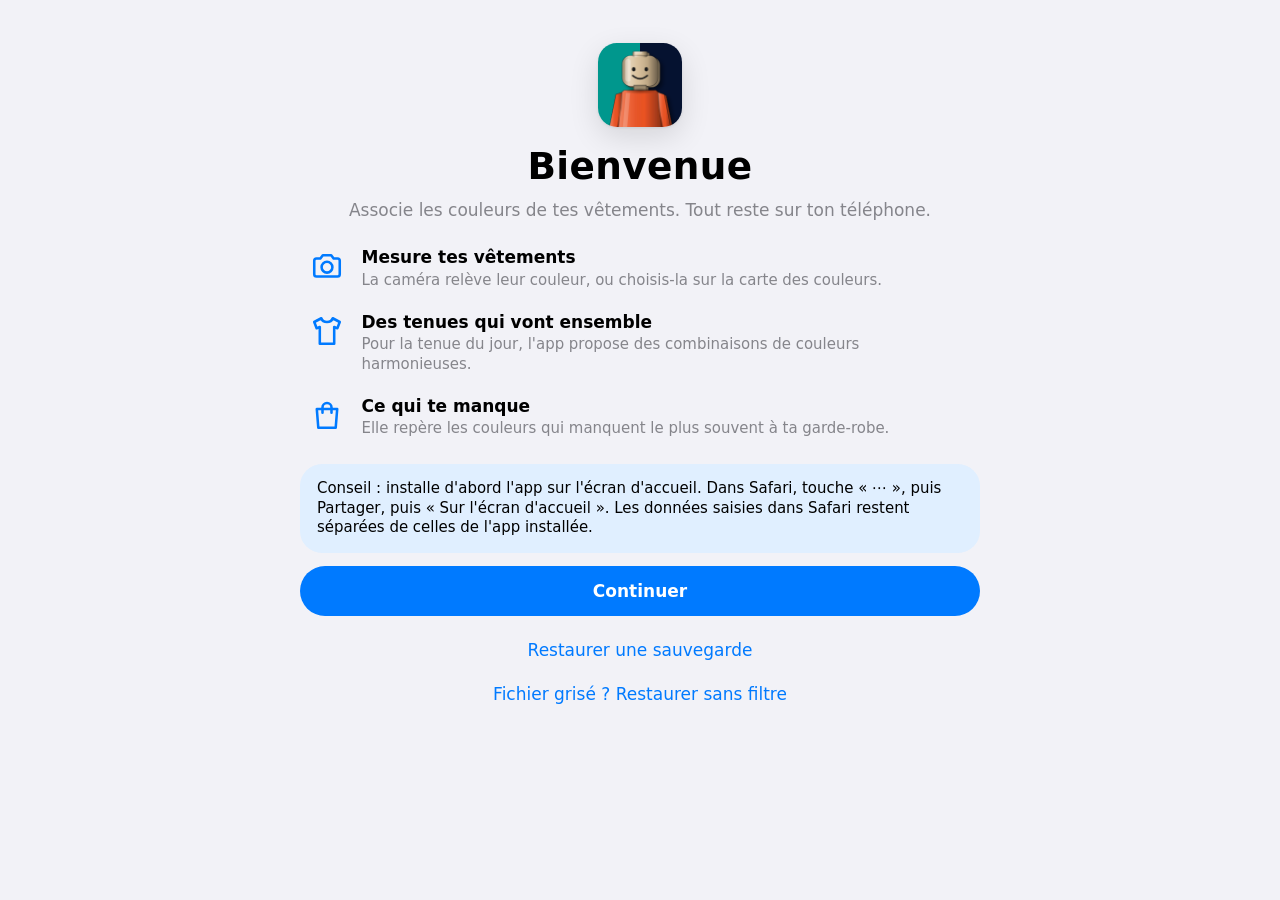
<file: index.html>
<!doctype html>
<html lang="fr">
<head>
<meta charset="utf-8">
<meta name="viewport" content="width=device-width, initial-scale=1, viewport-fit=cover">
<meta name="theme-color" media="(prefers-color-scheme: light)" content="#f2f2f7">
<meta name="theme-color" media="(prefers-color-scheme: dark)" content="#000000">
<meta name="color-scheme" content="light dark">
<meta name="apple-mobile-web-app-capable" content="yes">
<meta name="apple-mobile-web-app-status-bar-style" content="default">
<meta name="apple-mobile-web-app-title" content="Garde-robe">
<title>Garde-robe chromatique</title>
<link rel="manifest" href="manifest.webmanifest">
<link rel="apple-touch-icon" href="icones/icone-180.png">
<link rel="icon" type="image/png" href="icones/icone-192.png">
<link rel="stylesheet" href="css/app.css">
<script type="module" src="js/app.js"></script>
</head>
<body data-etat="chargement">
<div id="annonces" class="annonces" aria-live="polite" popover="manual"></div>
<p id="bandeau" class="bandeau" role="alert" hidden>Stockage local inaccessible (données de site bloquées dans les réglages du navigateur) : rien de ce que tu saisis ne sera enregistré.</p>
<main id="contenu" class="contenu">
  <p class="discret">Chargement…</p>
</main>
<div id="nouvelle-version" class="nouvelle-version" role="status" hidden>
  <span>Nouvelle version disponible.</span>
  <button type="button" class="bouton petit principal" id="recharger-version">Recharger</button>
</div>
<nav id="onglets" class="onglets" aria-label="Écrans" hidden>
  <button type="button" data-ecran="garde-robe"><span class="libelle-onglet">Garde-robe</span></button>
  <button type="button" data-ecran="tenue"><span class="libelle-onglet">Tenue</span></button>
  <button type="button" data-ecran="mes-tenues"><span class="libelle-onglet">Mes tenues</span></button>
  <button type="button" data-ecran="reglages"><span class="libelle-onglet">Réglages</span></button>
</nav>
<noscript><p class="vide">Cette app a besoin de JavaScript.</p></noscript>
</body>
</html>
</file>
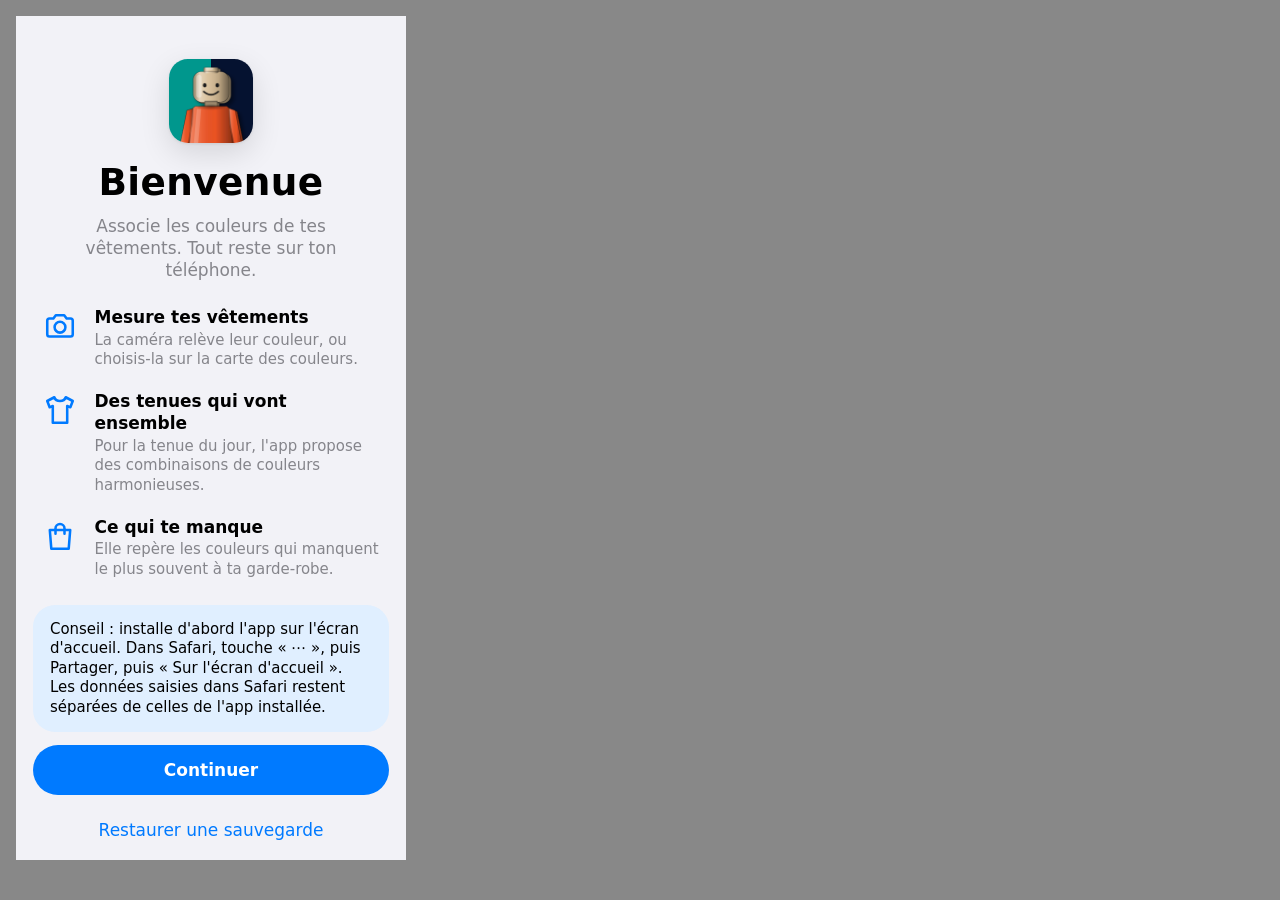
<file: outils/apercu-iphone.html>
<!doctype html>
<html lang="fr">
<head>
<meta charset="utf-8">
<title>Aperçu au format iPhone</title>
<style>
  body { margin: 0; padding: 1rem; background: #888888; }
  iframe { border: 0; width: 390px; height: 844px; display: block; background: #ffffff; }
</style>
</head>
<body>
<!-- Affiche une page dans un cadre de 390 × 844 px (iPhone 13 Pro, en points CSS).
     Usage : outils/apercu-iphone.html  (l'app)  ou  outils/apercu-iphone.html?src=demo.html%3Fauto  (la démo) -->
<iframe id="cadre" title="Aperçu"></iframe>
<script>
  document.getElementById('cadre').src = new URLSearchParams(location.search).get('src') || '../index.html';
</script>
</body>
</html>
</file>
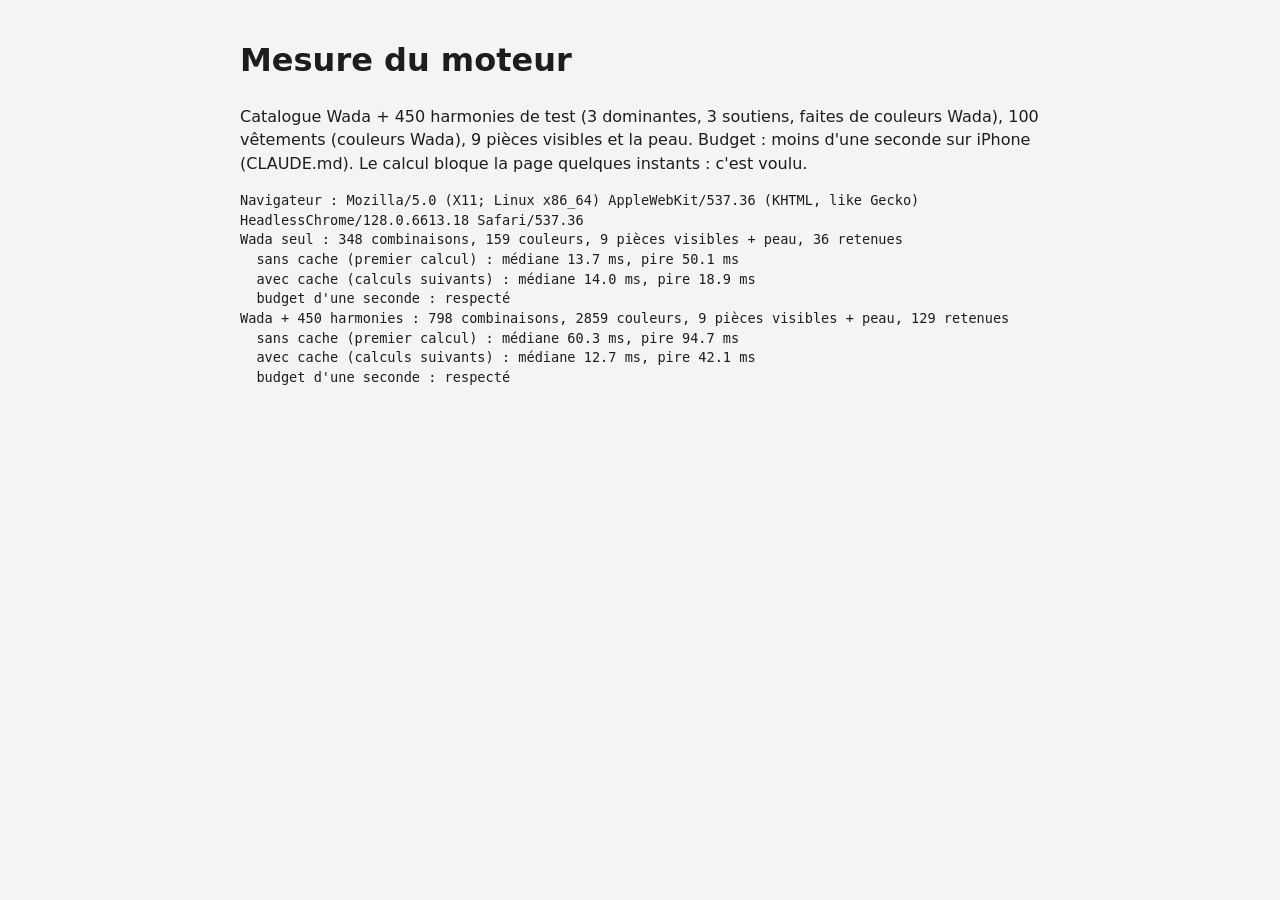
<file: outils/bench.html>
<!doctype html>
<html lang="fr">
<head>
<meta charset="utf-8">
<meta name="viewport" content="width=device-width, initial-scale=1">
<title>Mesure du moteur</title>
<style>
  /* Couleurs d'interface : choix graphiques. */
  :root { --fond: #f4f4f2; --texte: #1d1d1b; --ok: #2b6a30; --ko: #a4161a; }
  body { margin: 0; padding: 1rem; font: 16px/1.45 system-ui, -apple-system, "Segoe UI", sans-serif; background: var(--fond); color: var(--texte); }
  main { max-width: 50rem; margin: 0 auto; }
  pre { white-space: pre-wrap; font-size: .85rem; }
</style>
</head>
<body>
<main>
  <h1>Mesure du moteur</h1>
  <p>Catalogue Wada + 450 harmonies de test (3 dominantes, 3 soutiens, faites de couleurs Wada), 100 vêtements
    (couleurs Wada), 9 pièces visibles et la peau. Budget : moins d'une seconde sur iPhone (CLAUDE.md).
    Le calcul bloque la page quelques instants : c'est voulu.</p>
  <pre id="resultat">EN COURS</pre>
</main>
<script type="module">
  // Entièrement synchrone (lecture des données par XHR synchrone) : le résultat est dans la page
  // avant l'événement load, ce qui permet une mesure réelle dans Edge sans fenêtre.
  import { construireWada, fusionnerCatalogues } from '../js/catalogue.js';
  import { convertirPapierTigre } from '../js/papier-tigre.js';
  import { hexVersRgb } from '../js/couleur.js';
  import { TYPES } from '../js/constantes.js';
  import { proposer } from '../js/moteur.js';

  function lireJson(url) {
    const requete = new XMLHttpRequest();
    requete.open('GET', url, false);
    requete.send();
    if (requete.status !== 200) throw new Error(`${url} : HTTP ${requete.status}`);
    return JSON.parse(requete.responseText);
  }

  const lignes = [`Navigateur : ${navigator.userAgent}`];
  try {
    const wada = construireWada(lireJson('../data/wada.json'));
    const harmonies = [];
    for (let h = 0; h < 450; h++) {
      const rvb = (k) => hexVersRgb(wada.couleurs[(h * 6 + k) % wada.couleurs.length].hex);
      harmonies.push({
        volume: 1 + (h % 3), page: 1 + Math.floor(h / 3), nom: `Test ${h + 1}`,
        dominantes: [rvb(0), rvb(1), rvb(2)], soutiens: [rvb(3), rvb(4), rvb(5)],
      });
    }
    const complet = fusionnerCatalogues(wada, convertirPapierTigre({ format: 'papier-tigre', version: 1, harmonies }));
    const seulWada = fusionnerCatalogues(wada);
    const typesGarde = TYPES.filter((t) => t !== 'short');
    const vetements = Array.from({ length: 100 }, (_, i) => ({
      id: `b${i}`, type: typesGarde[i % typesGarde.length], hex: wada.couleurs[(i * 7) % wada.couleurs.length].hex,
      origine: 'manuel', dateAjout: new Date(Date.UTC(2026, 0, 1) + i * 1000).toISOString(),
    }));
    const tenue = ['chaussures', 'pantalon', 'ceinture', 't-shirt', 'pull', 'chemise', 'veste', 'manteau', 'chapeau', 'bijoux'];
    const reglages = { mst: 5, teintActif: true, tolerance: 10, favoris: [] };

    const mediane = (xs) => [...xs].sort((a, b) => a - b)[Math.floor(xs.length / 2)];
    const ms = (x) => `${x.toFixed(1)} ms`;
    for (const [nom, catalogue] of [['Wada seul', seulWada], ['Wada + 450 harmonies', complet]]) {
      const froid = [];
      const chaud = [];
      let resultat;
      for (let r = 0; r < 7; r++) {
        let t0 = performance.now();
        resultat = proposer({ types: tenue, vetements, catalogue, reglages });
        froid.push(performance.now() - t0);
        t0 = performance.now();
        proposer({ types: tenue, vetements, catalogue, reglages, cache: resultat.cache });
        chaud.push(performance.now() - t0);
      }
      const pire = Math.max(...froid);
      lignes.push(`${nom} : ${catalogue.combinaisons.length} combinaisons, ${catalogue.couleurs.length} couleurs, `
        + `${resultat.visibles.length} pièces visibles + peau, ${resultat.retenues.length} retenues`);
      lignes.push(`  sans cache (premier calcul) : médiane ${ms(mediane(froid))}, pire ${ms(pire)}`);
      lignes.push(`  avec cache (calculs suivants) : médiane ${ms(mediane(chaud))}, pire ${ms(Math.max(...chaud))}`);
      lignes.push(`  budget d'une seconde : ${pire < 1000 ? 'respecté' : 'DÉPASSÉ'}`);
    }
  } catch (erreur) {
    lignes.push(`ERREUR : ${erreur.message}`);
  }
  document.getElementById('resultat').textContent = lignes.join('\n');
  document.body.dataset.etat = 'fini';
</script>
</body>
</html>
</file>
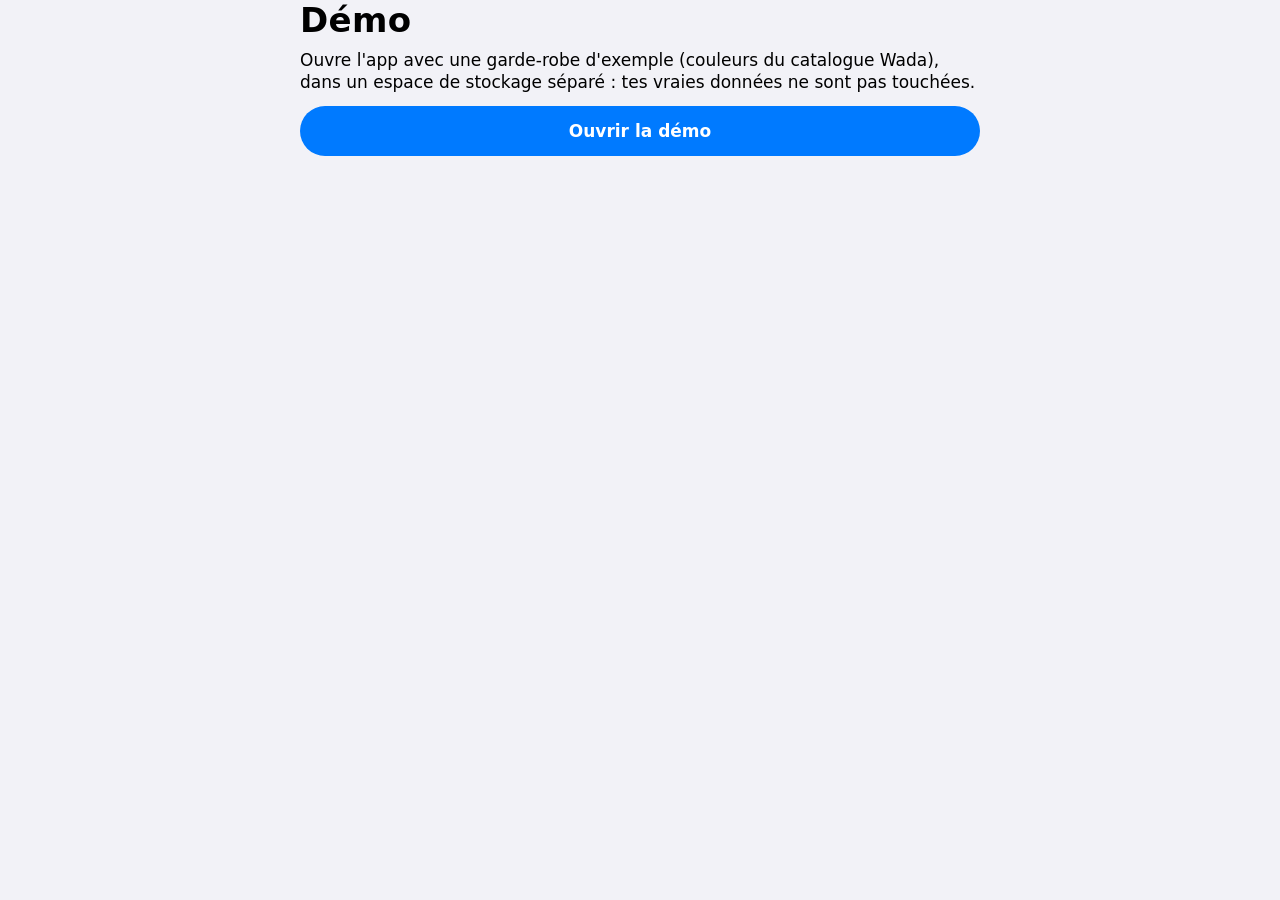
<file: outils/demo.html>
<!doctype html>
<html lang="fr">
<head>
<meta charset="utf-8">
<meta name="viewport" content="width=device-width, initial-scale=1">
<title>Démo de la garde-robe</title>
<link rel="stylesheet" href="../css/app.css">
</head>
<body>
<main class="contenu">
  <h1>Démo</h1>
  <p>Ouvre l'app avec une garde-robe d'exemple (couleurs du catalogue Wada), dans un espace de stockage séparé :
    tes vraies données ne sont pas touchées.</p>
  <button type="button" class="bouton principal large" id="ouvrir">Ouvrir la démo</button>
  <p class="discret" id="etat"></p>
</main>
<script type="module">
  import { construireWada, fusionnerCatalogues, plusProches } from '../js/catalogue.js';
  import {
    etatInitial, modifierReglages, ajouterVetement, basculerFavori, enregistrerTenueType, exporterEtat, garderTenue, renommerTenueGardee,
  } from '../js/donnees.js';
  import { labDepuisHex } from '../js/couleur.js';
  import { proposer } from '../js/moteur.js';
  import { instantaneTenue, signatureTenue } from '../js/tenues.js';

  const parametres = new URLSearchParams(location.search);
  const wada = fusionnerCatalogues(construireWada(await (await fetch('../data/wada.json')).json()));
  const parNom = (nom) => wada.couleurs.find((c) => c.nom === nom);
  const plusProche = (hex) => plusProches(labDepuisHex(hex), wada, 1)[0].couleur;

  function etatDemo() {
    const pieces = [
      ['chaussures', plusProche('#000000')], ['chaussures', plusProche('#ffffff')],
      ['pantalon', parNom('Dull Violet Black')], ['pantalon', parNom('Peacock Blue')],
      ['ceinture', plusProche('#000000')],
      ['t-shirt', plusProche('#ffffff')], ['t-shirt', parNom('Apricot Yellow')],
      ['pull', parNom('Burnt Sienna')], ['pull', parNom('Dusky Green')],
      ['chemise', parNom('Hermosa Pink')], ['veste', parNom('Benzol Green')], ['manteau', parNom('Citrine')],
    ].filter(([, couleur]) => couleur);
    let etat = modifierReglages(etatInitial(), { mst: 5, teintActif: true });
    pieces.forEach(([type, couleur], i) => {
      etat = ajouterVetement(etat, { type, hex: couleur.hex, origine: 'manuel', idCouleurCatalogue: couleur.id },
        { id: `demo-${i + 1}`, date: new Date(Date.UTC(2026, 0, 1 + i)) });
    });
    // Un t-shirt rayé (vêtement multicolore) : blanc, rayures Peacock Blue.
    const [blanc, rayure] = [plusProche('#ffffff'), parNom('Peacock Blue')];
    if (rayure) {
      etat = ajouterVetement(etat, {
        type: 't-shirt', hex: blanc.hex, origine: 'manuel', idCouleurCatalogue: blanc.id,
        couleursSecondaires: [{ hex: rayure.hex, idCouleurCatalogue: rayure.id }],
      }, { id: 'demo-raye', date: new Date(Date.UTC(2026, 0, 20)) });
    }
    for (const nom of ['Burnt Sienna', 'Peacock Blue']) {
      const couleur = parNom(nom);
      if (couleur) etat = basculerFavori(etat, couleur.id);
    }
    for (const tenue of [['chaussures', 'short', 't-shirt'], ['chaussures', 'pantalon', 'ceinture', 'pull', 'manteau']]) {
      etat = enregistrerTenueType(etat, tenue);
    }
    // Trois tenues gardées (Mes tenues), dont une nommée.
    for (const [n, types] of [['1', ['chaussures', 'pantalon', 't-shirt', 'veste']], ['2', ['chaussures', 'pantalon', 'pull']], ['3', ['chaussures', 'short', 't-shirt']]]) {
      const [proposition] = proposer({ types, vetements: etat.vetements, catalogue: wada, reglages: etat.reglages }).retenues;
      if (proposition) etat = garderTenue(etat, instantaneTenue(proposition, wada, types), { id: `demo-tenue-${n}`, date: new Date(Date.UTC(2026, 8, 19 + Number(n))) }, signatureTenue);
    }
    if (etat.tenuesGardees.some((t) => t.id === 'demo-tenue-2')) etat = renommerTenueGardee(etat, 'demo-tenue-2', 'Réunion de lundi');
    return enregistrerTenueType(etat, ['chaussures', 'pantalon', 't-shirt', 'veste']); // la dernière préremplit l'écran Tenue
  }

  function ouvrir() {
    localStorage.setItem('garde-robe-demo:etat', exporterEtat(etatDemo()));
    const ecran = parametres.get('ecran');
    location.replace(`../index.html?espace=demo${ecran ? `&ecran=${encodeURIComponent(ecran)}` : ''}`);
  }

  document.getElementById('ouvrir').addEventListener('click', ouvrir);
  if (parametres.has('auto')) ouvrir();
</script>
</body>
</html>
</file>
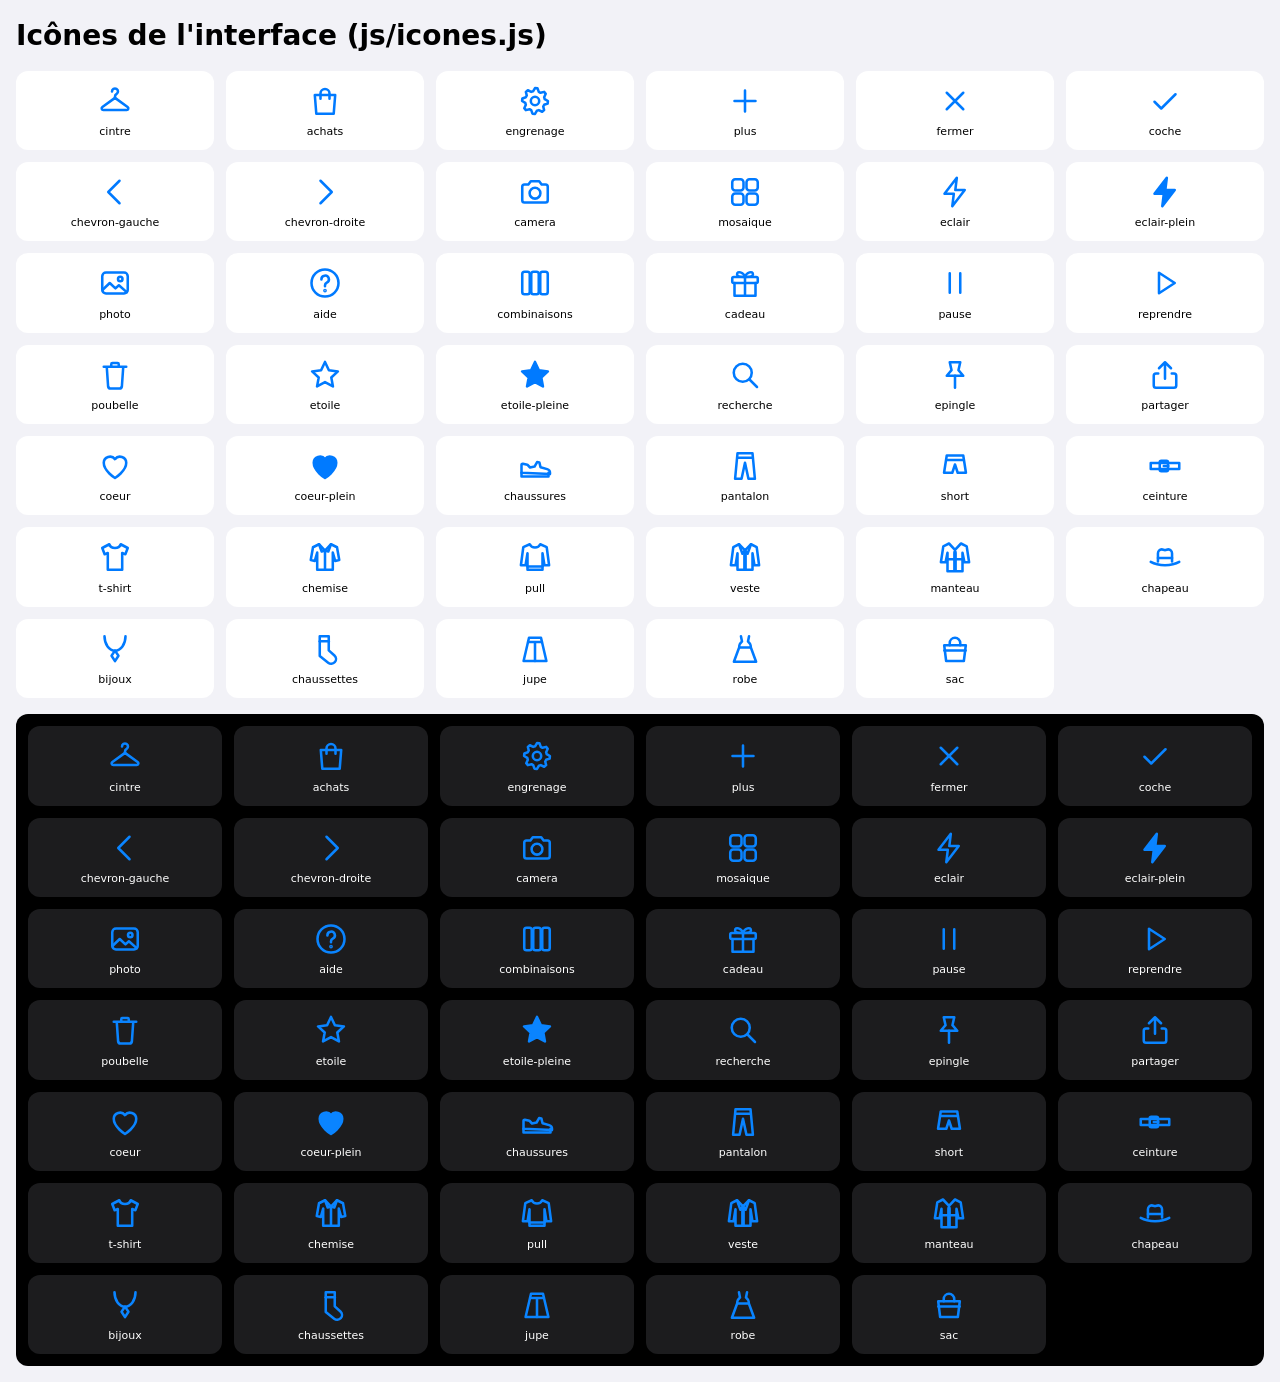
<file: outils/planche-icones.html>
<!doctype html>
<html lang="fr">
<head>
<meta charset="utf-8">
<meta name="viewport" content="width=device-width, initial-scale=1">
<title>Planche des icônes</title>
<style>
  body { font: 14px system-ui, sans-serif; margin: 1rem; background: #f2f2f7; color: #000000; }
  .grille { display: grid; grid-template-columns: repeat(6, 1fr); gap: 0.75rem; }
  figure { margin: 0; background: #ffffff; border-radius: 12px; padding: 0.75rem 0.25rem; text-align: center; font-size: 11px; }
  figure svg { display: block; margin: 0 auto 0.4rem; color: #007aff; }
  .sombre { background: #000000; padding: 0.75rem; border-radius: 12px; margin-top: 1rem; }
  .sombre figure { background: #1c1c1e; color: #ffffff; }
  .sombre figure svg { color: #0a84ff; }
</style>
</head>
<body>
<h1>Icônes de l'interface (js/icones.js)</h1>
<div class="grille" id="clair"></div>
<div class="sombre"><div class="grille" id="sombre"></div></div>
<script type="module">
  import { icone, NOMS_ICONES } from '../js/icones.js';
  for (const id of ['clair', 'sombre']) {
    const grille = document.getElementById(id);
    for (const nom of NOMS_ICONES) {
      const figure = document.createElement('figure');
      figure.append(icone(nom, { taille: 36 }), nom);
      grille.append(figure);
    }
  }
</script>
</body>
</html>
</file>
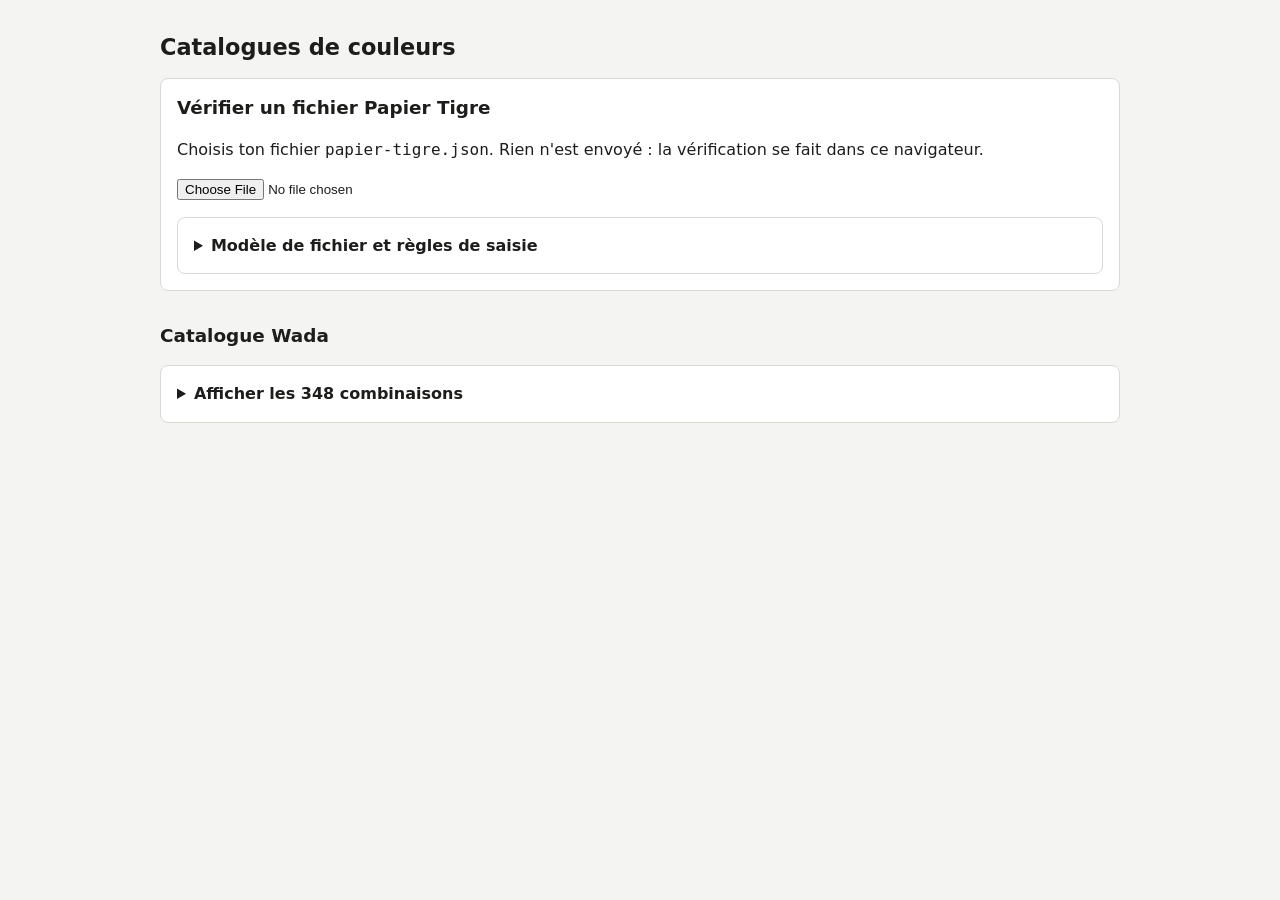
<file: outils/validateur.html>
<!doctype html>
<html lang="fr">
<head>
<meta charset="utf-8">
<meta name="viewport" content="width=device-width, initial-scale=1">
<title>Catalogues de couleurs : vérification</title>
<style>
  /* Couleurs d'interface : choix graphiques, pas des données colorimétriques. */
  :root {
    --fond: #f4f4f2;
    --carte: #ffffff;
    --texte: #1d1d1b;
    --discret: #6b6b66;
    --erreur: #a4161a;
    --avertissement: #8a5a00;
    --succes: #2b6a30;
    --bord: #d9d9d4;
  }
  * { box-sizing: border-box; }
  body { margin: 0; padding: 1rem; font: 16px/1.45 system-ui, -apple-system, "Segoe UI", sans-serif; background: var(--fond); color: var(--texte); }
  main { max-width: 60rem; margin: 0 auto; }
  h1 { font-size: 1.4rem; }
  h2 { font-size: 1.15rem; margin-top: 2rem; }
  section > h2:first-child { margin-top: 0; }
  section, details { background: var(--carte); border: 1px solid var(--bord); border-radius: 8px; padding: 1rem; }
  details { margin-top: 1rem; }
  summary { cursor: pointer; font-weight: 600; }
  pre { overflow-x: auto; background: var(--fond); padding: .75rem; border-radius: 6px; font-size: .9rem; }
  #bilan { font-weight: 600; }
  #bilan.ok { color: var(--succes); }
  #bilan.ko { color: var(--erreur); }
  #erreurs li { color: var(--erreur); }
  #avertissements li { color: var(--avertissement); }
  .harmonie { margin-top: 1rem; }
  .harmonie h3 { font-size: 1rem; margin: 0 0 .35rem; }
  .bande { display: flex; gap: 4px; }
  .pastille { flex: 1 1 0; min-height: 4.5rem; border-radius: 4px; padding: .35rem; font-size: .75rem; display: flex; flex-direction: column; justify-content: flex-end; }
  .pastille.soutien { flex-grow: .6; min-height: 3rem; }
  .pastille.clair { color: #000000; }
  .pastille.fonce { color: #ffffff; }
  .wada { display: flex; align-items: center; gap: .5rem; margin: .25rem 0; }
  .wada .num { width: 4rem; font-size: .8rem; color: var(--discret); flex: none; }
  .wada .bande { flex: 1; }
  .wada .pastille { min-height: 1.6rem; padding: 0; }
</style>
</head>
<body data-etat="attente">
<main>
  <h1>Catalogues de couleurs</h1>

  <section>
    <h2>Vérifier un fichier Papier Tigre</h2>
    <p>Choisis ton fichier <code>papier-tigre.json</code>. Rien n'est envoyé : la vérification se fait dans ce navigateur.</p>
    <input type="file" id="fichier" accept=".json,application/json">
    <p id="bilan" role="status"></p>
    <ul id="erreurs"></ul>
    <ul id="avertissements"></ul>
    <div id="harmonies"></div>

    <details>
      <summary>Modèle de fichier et règles de saisie</summary>
      <pre>{
  "format": "papier-tigre",
  "version": 1,
  "harmonies": [
    {
      "volume": 1,
      "page": 30,
      "nom": "Nom de l'harmonie",
      "pays": "Pays",
      "dominantes": [[r, v, b], [r, v, b], [r, v, b]],
      "soutiens":   [[r, v, b], [r, v, b], [r, v, b]]
    }
  ]
}</pre>
      <ul>
        <li>Remplace <code>r, v, b</code> par les trois nombres imprimés après R, G et B sous chaque pastille, dans l'ordre du livre.</li>
        <li><code>volume</code> : 1 à 3. <code>page</code> : numéro de la page de l'harmonie. Un même volume et une même page ne peuvent apparaître qu'une fois.</li>
        <li>1 à 3 dominantes, 0 à 3 soutiens, 2 à 6 couleurs au total. <code>pays</code> et <code>soutiens</code> sont facultatifs.</li>
        <li>Facultatif, pour contrôler la saisie : <code>"cmjn": { "dominantes": [[c, m, j, n], …], "soutiens": [[c, m, j, n], …] }</code>.</li>
        <li>Harmonies séparées par une virgule ; pas de virgule après la dernière.</li>
        <li>Enregistre le fichier sous <code>data/papier-tigre.json</code> (ce nom est exclu de git, il ne sera jamais publié).</li>
      </ul>
    </details>
  </section>

  <h2>Catalogue Wada</h2>
  <details id="wada">
    <summary>Afficher les 348 combinaisons</summary>
    <p>Source : A Dictionary of Color Combinations, Sanzō Wada ; données de mattdesl/dictionary-of-colour-combinations et dblodorn/sanzo-wada (licence MIT). Survole une pastille pour son nom.</p>
    <div id="grille-wada"></div>
  </details>
</main>

<script type="module">
  import { lirePapierTigre } from '../js/papier-tigre.js';
  import { construireWada, fusionnerCatalogues } from '../js/catalogue.js';

  const $ = (id) => document.getElementById(id);

  function element(nom, classe, texte) {
    const e = document.createElement(nom);
    if (classe) e.className = classe;
    if (texte !== undefined) e.textContent = texte;
    return e;
  }

  function pastille(couleur, classe, legende) {
    const p = element('div', `pastille ${classe} ${couleur.lab.L > 60 ? 'clair' : 'fonce'}`);
    p.style.backgroundColor = couleur.hex;
    p.title = `${couleur.nom} ${couleur.hex}`;
    if (legende) p.textContent = legende;
    return p;
  }

  function afficherPapierTigre(texte) {
    const { erreurs, avertissements, catalogue } = lirePapierTigre(texte);
    for (const id of ['erreurs', 'avertissements', 'harmonies']) $(id).replaceChildren();
    const bilan = $('bilan');
    if (erreurs.length > 0) {
      bilan.className = 'ko';
      bilan.textContent = `${erreurs.length} erreur${erreurs.length > 1 ? 's' : ''} : le fichier serait refusé par l'app.`;
    } else {
      const parVolume = new Map();
      for (const c of catalogue.combinaisons) {
        const volume = c.ref.split(',')[0];
        parVolume.set(volume, (parVolume.get(volume) ?? 0) + 1);
      }
      const detail = [...parVolume].map(([v, n]) => `${v} : ${n}`).join(' ; ');
      bilan.className = 'ok';
      bilan.textContent = `Fichier valide : ${catalogue.combinaisons.length} harmonies, ${catalogue.couleurs.length} couleurs${detail ? ` (${detail})` : ''}.`;
    }
    for (const e of erreurs) $('erreurs').append(element('li', 'erreur', e));
    for (const a of avertissements) $('avertissements').append(element('li', 'avertissement', a));
    if (!catalogue) return;
    const parId = new Map(catalogue.couleurs.map((c) => [c.id, c]));
    for (const combinaison of catalogue.combinaisons) {
      const bloc = element('div', 'harmonie');
      bloc.append(element('h3', null, `${combinaison.ref} — ${combinaison.nom}`));
      const bande = element('div', 'bande');
      combinaison.couleurs.forEach((id, k) => {
        const couleur = parId.get(id);
        const rvb = couleur.hex.slice(1).match(/../g).map((x) => parseInt(x, 16)).join(' ');
        bande.append(pastille(couleur, combinaison.roles[k], `${combinaison.roles[k]} · ${rvb} · ${couleur.hex}`));
      });
      bloc.append(bande);
      $('harmonies').append(bloc);
    }
  }

  async function afficherWada() {
    const grille = $('grille-wada');
    if (grille.childElementCount > 0) return;
    const donnees = await (await fetch(new URL('../data/wada.json', import.meta.url))).json();
    const catalogue = fusionnerCatalogues(construireWada(donnees));
    for (const combinaison of catalogue.combinaisons) {
      const ligne = element('div', 'wada');
      ligne.append(element('span', 'num', combinaison.ref));
      const bande = element('div', 'bande');
      for (const id of combinaison.couleurs) bande.append(pastille(catalogue.couleurParId.get(id), ''));
      ligne.append(bande);
      grille.append(ligne);
    }
  }

  $('fichier').addEventListener('change', async (evenement) => {
    const fichier = evenement.target.files[0];
    if (fichier) afficherPapierTigre(await fichier.text());
    evenement.target.value = '';
  });
  $('wada').addEventListener('toggle', () => {
    if ($('wada').open) afficherWada().then(() => { document.body.dataset.wada = 'fini'; });
  });

  // Pour les tests et le développement : ?fichier=<adresse relative> charge un fichier servi localement.
  const adresse = new URLSearchParams(location.search).get('fichier');
  if (adresse) {
    try {
      const reponse = await fetch(new URL(adresse, location.href));
      if (!reponse.ok) throw new Error(`HTTP ${reponse.status}`);
      afficherPapierTigre(await reponse.text());
    } catch (erreur) {
      $('bilan').className = 'ko';
      $('bilan').textContent = `Impossible de lire ${adresse} : ${erreur.message}`;
    }
  }
  document.body.dataset.etat = 'fini';
</script>
</body>
</html>
</file>
<file: css/app.css>
/* Garde-robe chromatique : feuille de style unique, dans le style d'iOS 26 (Safari iOS d'abord).
   Couleurs d'interface : choix graphiques, pas des données colorimétriques. Valeurs reprises des couleurs système
   d'UIKit (documentation Apple), en clair et en sombre. Tailles : typographie d'iOS (corps 17 pt, secondaire 15,
   légendes 13, onglets 11, grand titre 34), cibles tactiles d'au moins 44 pt. */

:root {
  color-scheme: light dark;
  --fond: #f2f2f7;                          /* systemGroupedBackground */
  --carte: #ffffff;                         /* secondarySystemGroupedBackground */
  --carte-2: #f2f2f7;                       /* tertiarySystemGroupedBackground */
  --texte: #000000;                         /* label */
  --discret: rgba(60, 60, 67, 0.6);         /* secondaryLabel */
  --tertiaire: rgba(60, 60, 67, 0.3);       /* tertiaryLabel */
  --separateur: rgba(60, 60, 67, 0.29);     /* separator */
  --remplissage: rgba(118, 118, 128, 0.12); /* tertiarySystemFill */
  --remplissage-fort: rgba(120, 120, 128, 0.2); /* systemFill */
  --accent: #007aff;                        /* systemBlue */
  --accent-texte: #ffffff;
  --danger: #ff3b30;                        /* systemRed */
  --succes: #34c759;                        /* systemGreen */
  --alerte: #ffcc00;                        /* systemYellow */
  --orange: #ff9500;                        /* systemOrange */
  --dore: #c9a13b;                          /* liseré des combinaisons pour s'habiller (choix graphique) */
  --verre: rgba(255, 255, 255, 0.7);
  --verre-epais: rgba(250, 250, 252, 0.9);
  --feuille: rgba(242, 242, 247, 0.94);     /* feuilles : fond groupé, translucide */
  --carte-feuille: #ffffff;                 /* cellules et tuiles posées sur une feuille */
  --verre-bord: rgba(255, 255, 255, 0.7);
  --verre-reflet: inset 0 1px 0 rgba(255, 255, 255, 0.75);
  --ombre-verre: 0 10px 30px rgba(0, 0, 0, 0.12), 0 1px 3px rgba(0, 0, 0, 0.08);
  --voile: rgba(0, 0, 0, 0.25);
  --bord-pastille: rgba(0, 0, 0, 0.12);
  --annonce-fond: rgba(28, 28, 30, 0.88);
  --annonce-texte: #ffffff;
  --flou: blur(22px) saturate(180%);
  --rayon: 22px;          /* listes groupées et cartes (iOS 26 : coins plus ronds) */
  --rayon-feuille: 34px;  /* feuilles et alertes, concentriques aux coins de l'écran */
  --haut-sur: env(safe-area-inset-top, 0px);
  --bas-sur: env(safe-area-inset-bottom, 0px);
  --gauche-sur: env(safe-area-inset-left, 0px);
  --droite-sur: env(safe-area-inset-right, 0px);
  --onglets-hauteur: 62px;
  --onglets-marge: 21px;  /* barre d'onglets décollée des bords (iOS 26) */
  --onglets-bas: max(10px, calc(var(--bas-sur) - 13px));
  --ressort: cubic-bezier(0.2, 0.9, 0.25, 1);
}

@media (prefers-color-scheme: dark) {
  :root {
    --fond: #000000;
    --carte: #1c1c1e;
    --carte-2: #2c2c2e;
    --texte: #ffffff;
    --discret: rgba(235, 235, 245, 0.6);
    --tertiaire: rgba(235, 235, 245, 0.3);
    --separateur: rgba(84, 84, 88, 0.6);
    --remplissage: rgba(118, 118, 128, 0.24);
    --remplissage-fort: rgba(120, 120, 128, 0.36);
    --accent: #0a84ff;
    --danger: #ff453a;
    --succes: #30d158;
    --alerte: #ffd60a;
    --orange: #ff9f0a;
    --dore: #e0bd5a;
    --verre: rgba(40, 40, 42, 0.68);
    --verre-epais: rgba(44, 44, 46, 0.92);
    --feuille: rgba(28, 28, 30, 0.94);
    --carte-feuille: #2c2c2e;
    --verre-bord: rgba(255, 255, 255, 0.12);
    --verre-reflet: inset 0 1px 0 rgba(255, 255, 255, 0.12);
    --ombre-verre: 0 10px 30px rgba(0, 0, 0, 0.5), 0 1px 3px rgba(0, 0, 0, 0.4);
    --voile: rgba(0, 0, 0, 0.5);
    --bord-pastille: rgba(255, 255, 255, 0.2);
    --annonce-fond: rgba(58, 58, 60, 0.92);
  }
}

/* ---------- Base ---------- */

* { box-sizing: border-box; -webkit-tap-highlight-color: transparent; }
[hidden] { display: none !important; }

/* Police système (SF Pro sur iPhone). -apple-system-body suit la taille de texte choisie dans les réglages
   de l'iPhone (Dynamic Type) ; ailleurs, 17 px. */
html {
  font: 17px/1.3 -apple-system, BlinkMacSystemFont, system-ui, "Segoe UI", sans-serif;
  -webkit-text-size-adjust: 100%;
  background: var(--fond);
}
@supports (font: -apple-system-body) {
  html { font: -apple-system-body; line-height: 1.3; }
}

body {
  margin: 0;
  min-height: 100dvh;
  background: var(--fond);
  color: var(--texte);
  padding-left: var(--gauche-sur);
  padding-right: var(--droite-sur);
}

/* Sensations d'app native (demande de Théo, 2026-09-26) : aucun texte sélectionnable, pas de loupe ni de menu à
   l'appui long, pas de zoom au double toucher. Exception : les champs de saisie (sous Safari, un champ non
   sélectionnable refuse aussi la frappe) et la zone « Mes données en texte », qu'on doit pouvoir copier. */
html { -webkit-user-select: none; user-select: none; -webkit-touch-callout: none; }
input, textarea, select { -webkit-user-select: text; user-select: text; -webkit-touch-callout: default; }
button, a, summary, input, select, label { touch-action: manipulation; }

h1 { font-size: 2rem; font-weight: 700; line-height: 1.2; letter-spacing: 0.01em; margin: 0; }
h2 { font-size: 1rem; font-weight: 600; margin: 0 0 0.5rem; }
p { margin: 0.5rem 0; }
a { color: var(--accent); }
.discret { color: var(--discret); }
small { display: block; font-size: 0.765rem; color: var(--discret); }

.contenu {
  max-width: 42rem;
  margin: 0 auto;
  padding: 0 1rem calc(var(--onglets-hauteur) + var(--onglets-bas) + 1.5rem);
}

/* ---------- Barre de navigation : titre réduit et boutons en verre, puis grand titre ---------- */

.barre-nav {
  position: sticky; top: 0; z-index: 8;
  margin: 0 -1rem; padding: calc(var(--haut-sur) + 6px) 1rem 6px;
  display: grid; grid-template-columns: 1fr auto 1fr; align-items: center; min-height: calc(var(--haut-sur) + 56px);
}
/* Effet de bord de défilement : flou progressif sous la barre, visible seulement quand le contenu passe dessous. */
.barre-nav::before {
  content: ""; position: absolute; inset: 0 0 -16px 0; z-index: -1; pointer-events: none;
  background: linear-gradient(to bottom, var(--fond) 35%, transparent);
  -webkit-backdrop-filter: blur(8px); backdrop-filter: blur(8px);
  -webkit-mask-image: linear-gradient(to bottom, #000 55%, transparent); mask-image: linear-gradient(to bottom, #000 55%, transparent);
  opacity: 0; transition: opacity 0.2s;
}
.barre-nav .titre-barre {
  grid-column: 2; font-weight: 600; font-size: 1rem; white-space: nowrap; overflow: hidden; text-overflow: ellipsis;
  max-width: 60vw; opacity: 0; transform: translateY(4px); transition: opacity 0.2s, transform 0.2s;
}
.barre-nav .actions-barre { grid-column: 3; justify-self: end; display: flex; gap: 0.5rem; }
.barre-nav .gauche-barre { grid-column: 1; justify-self: start; display: flex; gap: 0.5rem; }
body.defile .barre-nav::before { opacity: 1; }
body.defile .barre-nav .titre-barre { opacity: 1; transform: none; }

.entete-ecran { margin: 0.25rem 0 1.25rem; }
.entete-ecran .sous-titre-ecran { margin: 0.2rem 0 0; font-size: 0.88rem; }

/* ---------- Verre (Liquid Glass) ---------- */

.verre, .bouton-rond, .onglets, .menu, .nouvelle-version {
  background: var(--verre);
  -webkit-backdrop-filter: var(--flou); backdrop-filter: var(--flou);
  border: 0.5px solid var(--verre-bord);
  box-shadow: var(--verre-reflet), var(--ombre-verre);
}

/* ---------- Boutons ---------- */

.bouton {
  font: inherit; font-size: 1rem; font-weight: 600;
  min-height: 44px; padding: 0 1.15rem; border-radius: 999px; border: none;
  display: inline-flex; align-items: center; justify-content: center; gap: 0.4rem;
  background: var(--remplissage); color: var(--accent); cursor: pointer;
  transition: transform 0.12s ease-out, filter 0.12s, opacity 0.12s;
}
.bouton.principal { background: var(--accent); color: var(--accent-texte); }
.bouton.danger { color: var(--danger); }
.bouton.principal.danger { background: var(--danger); color: #ffffff; }
.bouton.large { display: flex; width: 100%; min-height: 50px; margin: 0.75rem 0; }
.bouton.petit { font-size: 0.88rem; padding: 0 0.95rem; }
.bouton.lien { background: none; padding: 0 0.25rem; font-weight: 400; min-height: 44px; }
.bouton:disabled { opacity: 0.4; cursor: default; }
.bouton:not(:disabled):active, .bouton-rond:active, .ligne-action:active, .tuile-type:active, .carte-action:active {
  transform: scale(0.96); filter: brightness(0.94);
}
.rangee-boutons { display: flex; flex-wrap: wrap; gap: 0.5rem; margin: 0.5rem 0; }

/* Bouton rond en verre (barres, feuilles) : icône seule, libellé pour VoiceOver. */
.bouton-rond {
  width: 44px; height: 44px; border-radius: 50%; padding: 0; flex: none;
  display: inline-flex; align-items: center; justify-content: center;
  color: var(--texte); cursor: pointer; transition: transform 0.12s ease-out, filter 0.12s;
}
.bouton-rond.teinte-accent { background: var(--accent); color: #ffffff; border-color: transparent; }
.bouton-rond .icone { width: 22px; height: 22px; }

.icone { display: block; flex: none; }

/* ---------- Barre d'onglets flottante ---------- */

.onglets {
  position: fixed; z-index: 10;
  left: calc(var(--onglets-marge) + var(--gauche-sur)); right: calc(var(--onglets-marge) + var(--droite-sur));
  bottom: var(--onglets-bas); max-width: 34rem; margin: 0 auto;
  height: var(--onglets-hauteur); border-radius: 999px; padding: 4px;
  display: grid; grid-template-columns: repeat(4, 1fr);
  transition: transform 0.3s var(--ressort), height 0.3s var(--ressort);
  transform-origin: bottom center;
}
.onglets[hidden] { display: none; }
.onglets button {
  font: inherit; border: none; background: none; color: var(--texte); cursor: pointer;
  border-radius: 999px; display: flex; flex-direction: column; align-items: center; justify-content: center; gap: 1px;
  transition: background-color 0.2s, color 0.2s;
}
.onglets .icone { width: 26px; height: 26px; }
.onglets .libelle-onglet { font-size: 10.5px; font-weight: 500; letter-spacing: 0.01em; }
.onglets button[aria-current="page"] { color: var(--accent); background: var(--remplissage); }
/* Défilement vers le bas : la barre se fait discrète (libellés masqués), elle revient en remontant. */
.onglets.reduite { height: 48px; transform: scale(0.94); }
.onglets.reduite .libelle-onglet { display: none; }

/* ---------- Bandeaux, annonces ---------- */

.bandeau { margin: 0; padding: calc(0.6rem + var(--haut-sur)) 1rem 0.6rem; background: var(--danger); color: #ffffff; font-size: 0.88rem; }

.nouvelle-version {
  position: fixed; z-index: 20; left: 1rem; right: 1rem; max-width: 30rem; margin: 0 auto;
  bottom: calc(var(--onglets-bas) + var(--onglets-hauteur) + 10px);
  padding: 6px 6px 6px 1.1rem; border-radius: 999px;
  display: flex; align-items: center; justify-content: space-between; gap: 0.75rem; font-size: 0.88rem; font-weight: 500;
}
.nouvelle-version[hidden] { display: none; }
.nouvelle-version .bouton { min-height: 38px; }

/* #annonces est un popover (couche supérieure, au-dessus des dialogues) : on neutralise son style par défaut. */
.annonces {
  position: fixed; inset: calc(0.5rem + var(--haut-sur)) 1rem auto 1rem; z-index: 30; pointer-events: none;
  margin: 0; padding: 0; border: 0; background: transparent; color: inherit; width: auto; height: auto; overflow: visible;
}
.annonce {
  width: fit-content; max-width: 30rem; margin: 0 auto; padding: 0.7rem 1.1rem; border-radius: 22px;
  background: var(--annonce-fond); color: var(--annonce-texte); font-size: 0.88rem; font-weight: 500;
  -webkit-backdrop-filter: var(--flou); backdrop-filter: var(--flou); box-shadow: var(--ombre-verre);
  animation: annonce-entree 0.35s var(--ressort);
}
.annonce.erreur { background: var(--danger); color: #ffffff; }
@keyframes annonce-entree { from { opacity: 0; transform: translateY(-12px) scale(0.96); } }

/* ---------- Listes groupées (style Réglages d'iOS) ---------- */

.titre-section { display: flex; align-items: center; gap: 0.45rem; font-size: 1.18rem; font-weight: 700; margin: 1.5rem 0 0.55rem 0.25rem; }
.titre-section .compte-section { color: var(--discret); font-weight: 400; font-size: 1rem; }
.titre-groupe { font-size: 0.82rem; font-weight: 400; color: var(--discret); margin: 1.6rem 1rem 0.4rem; }
.pied-groupe { font-size: 0.765rem; color: var(--discret); margin: 0.45rem 1rem 0; }

.groupe { background: var(--carte); border-radius: var(--rayon); overflow: hidden; margin: 0; padding: 0; list-style: none; }
.ligne {
  position: relative; display: flex; align-items: center; gap: 0.75rem;
  min-height: 52px; padding: 0.6rem 1rem; font-size: 1rem;
}
.groupe > * + .ligne::before, .groupe > li + li > .ligne::before {
  content: ""; position: absolute; top: 0; right: 0; left: var(--retrait-separateur, 1rem); border-top: 0.5px solid var(--separateur);
}
.ligne .texte-ligne { flex: 1; min-width: 0; }
.ligne .valeur-ligne { color: var(--discret); font-variant-numeric: tabular-nums; }
.ligne .chevron { color: var(--tertiaire); width: 18px; height: 18px; }
/* Ligne-bouton (action de liste) : texte bleu, ou rouge pour une action destructrice. */
.ligne-action {
  font: inherit; width: 100%; text-align: left; border: none; background: none; color: var(--accent); cursor: pointer;
  transition: background-color 0.15s;
}
.ligne-action.danger { color: var(--danger); }
.ligne-action:disabled { opacity: 0.4; }
.ligne-action:active { background: var(--remplissage); transform: none; filter: none; }
/* Couleurs d'un vêtement (fiche) : une ligne par couleur, la principale d'abord ; ✕ retire une couleur secondaire. */
.ligne-couleur .texte-ligne { display: flex; flex-direction: column; overflow-wrap: anywhere; }
.ligne-couleur small { font-size: 0.76rem; color: var(--discret); }
.retirer-couleur {
  position: relative; width: 30px; height: 30px; flex: none; padding: 0; border: none; border-radius: 50%; cursor: pointer;
  background: var(--remplissage); color: var(--discret); display: inline-flex; align-items: center; justify-content: center;
}
.retirer-couleur::before { content: ""; position: absolute; inset: -7px; } /* zone de toucher de 44 px */
.retirer-couleur .icone { width: 14px; height: 14px; }

/* ---------- Pastilles de couleur ---------- */

.pastille { display: inline-block; width: 1.5rem; height: 1.5rem; border-radius: 50%; box-shadow: inset 0 0 0 1px var(--bord-pastille); flex: none; }
.pastille.moyenne { width: 2.4rem; height: 2.4rem; }
.pastille.grande { display: block; width: 100%; height: auto; aspect-ratio: 1.6; border-radius: 14px; }
.pastille.joker { background-image: linear-gradient(135deg, #000000 50%, #ffffff 50%); }
.rangee-pastilles { display: flex; flex-wrap: wrap; gap: 0.35rem; margin: 0; }

/* ---------- Teintes MST ---------- */

.teintes { display: grid; grid-template-columns: repeat(5, 1fr); gap: 0.6rem; padding: 0.9rem 1rem; }
.teinte {
  aspect-ratio: 1; min-height: 44px; border-radius: 50%; border: none; box-shadow: inset 0 0 0 1px var(--bord-pastille);
  font: inherit; font-size: 0.88rem; font-weight: 600; cursor: pointer; color: #1d1d1b;
  transition: transform 0.15s var(--ressort);
}
.teinte:nth-child(n + 6) { color: #ffffff; }
.teinte[aria-pressed="true"] { box-shadow: 0 0 0 3px var(--carte), 0 0 0 5.5px var(--accent); transform: scale(1.04); }

/* ---------- Interrupteurs et curseurs ---------- */

/* Safari (iOS 17.4 et suivants) dessine lui-même <input type=checkbox switch> : apparence et vibration d'iOS.
   Ailleurs (classe interrupteur-maison posée par ui.js) : dessin équivalent. */
input[switch] { accent-color: var(--succes); flex: none; }
.interrupteur-maison {
  appearance: none; -webkit-appearance: none; flex: none;
  width: 51px; height: 31px; border-radius: 16px; background: var(--remplissage-fort); position: relative; cursor: pointer; margin: 0;
  transition: background-color 0.2s;
}
.interrupteur-maison::after {
  content: ""; position: absolute; top: 2px; left: 2px; width: 27px; height: 27px; border-radius: 50%;
  background: #ffffff; box-shadow: 0 3px 8px rgba(0, 0, 0, 0.15), 0 1px 1px rgba(0, 0, 0, 0.16); transition: transform 0.25s var(--ressort);
}
.interrupteur-maison:checked { background: var(--succes); }
.interrupteur-maison:checked::after { transform: translateX(20px); }
.ligne-interrupteur { cursor: pointer; }
.ligne-interrupteur small { margin-top: 0.1rem; }
.valeur { font-weight: 600; font-variant-numeric: tabular-nums; }
input[type="range"] { width: 100%; min-height: 44px; accent-color: var(--accent); margin: 0; }
.ligne-curseur { padding-top: 0.2rem; padding-bottom: 0.2rem; }

/* ---------- Encarts, états vides ---------- */

.vide { background: var(--carte); border-radius: var(--rayon); padding: 1rem 1.1rem; color: var(--discret); font-size: 0.94rem; }
.carte { background: var(--carte); border-radius: var(--rayon); padding: 1rem; margin-bottom: 1rem; }
.encart { background: var(--carte); border-radius: var(--rayon); padding: 0.9rem 1rem; font-size: 0.88rem; }
.encart.astuce { background: color-mix(in srgb, var(--accent) 12%, var(--carte)); }

/* Rappel de sauvegarde (haut de la Garde-robe). */
.encart-sauvegarde {
  display: flex; gap: 0.8rem; align-items: flex-start; margin: 0 0 1rem; padding: 0.9rem 1rem;
  border-radius: var(--rayon); background: color-mix(in srgb, var(--accent) 12%, var(--carte));
}
.encart-sauvegarde > .icone { width: 26px; height: 26px; color: var(--accent); flex: none; margin-top: 2px; }
.texte-sauvegarde { flex: 1; min-width: 0; }
.texte-sauvegarde p { margin: 0.2rem 0 0.5rem; font-size: 0.88rem; }
.texte-sauvegarde .rangee-boutons { margin: 0; }

/* Grandes cartes d'action (garde-robe vide). */
.cartes-actions { display: grid; grid-template-columns: 1fr 1fr; gap: 0.75rem; margin: 0.5rem 0 1rem; }
.carte-action {
  font: inherit; text-align: left; border: none; cursor: pointer; color: var(--texte);
  background: var(--carte); border-radius: var(--rayon); padding: 1rem; min-height: 8.5rem;
  display: flex; flex-direction: column; justify-content: space-between; gap: 0.75rem;
  transition: transform 0.12s ease-out, filter 0.12s;
}
.carte-action .icone { width: 30px; height: 30px; color: var(--accent); }
.carte-action strong { font-size: 1rem; }
.carte-action .discret { font-size: 0.82rem; }

/* ---------- Garde-robe ---------- */

.liste-vetements { --retrait-separateur: calc(1rem + 2.4rem + 0.75rem); }
/* Catégories pliables : l'en-tête est un bouton ; pliée, pastilles des vêtements en aperçu. */
.rangee-plier { display: flex; justify-content: flex-end; margin: -0.6rem 0 -0.8rem; }
.entete-type {
  font: inherit; color: inherit; background: none; border: none; padding: 0.2rem 0; width: 100%; cursor: pointer;
  display: flex; align-items: center; gap: 0.45rem; text-align: left; min-height: 44px;
}
.entete-type .chevron-pli { margin-left: auto; width: 18px; height: 18px; color: var(--tertiaire); transform: rotate(90deg); transition: transform 0.2s; }
.groupe-type.plie .chevron-pli { transform: none; }
.apercu-type { display: flex; flex-wrap: nowrap; gap: 3px; min-width: 0; overflow: hidden; margin-left: 0.3rem; }
.apercu-type .pastille { width: 1.05rem; height: 1.05rem; }
.groupe-type.plie + .groupe-type .titre-section { margin-top: 0.4rem; }
.vetement { margin: 0; position: relative; overflow: hidden; }
.ligne-vetement {
  font: inherit; color: inherit; text-align: left; width: 100%; min-height: 64px; border: none; background: var(--carte);
  display: flex; align-items: center; gap: 0.75rem; padding: 0.55rem 1rem; cursor: pointer; position: relative;
  touch-action: pan-y; transition: transform 0.28s var(--ressort);
}
.vetement.glisse .ligne-vetement { transition: none; }
/* Actions découvertes par le balayage vers la gauche : Pause (orange) puis Supprimer (rouge). */
.action-supprimer, .action-pause {
  position: absolute; top: 0; right: 0; bottom: 0; width: 80px; border: none; cursor: pointer;
  background: var(--danger); color: #ffffff; font: inherit; font-size: 0.76rem; font-weight: 600;
  display: flex; flex-direction: column; align-items: center; justify-content: center; gap: 3px;
}
.action-pause { right: 80px; background: var(--orange); }
.action-supprimer .icone, .action-pause .icone { width: 22px; height: 22px; }
/* Cachées hors balayage : sinon un liseré de couleur perce dans l'arrondi des coins de la liste. */
.action-supprimer, .action-pause { visibility: hidden; }
.vetement.ouverte :is(.action-supprimer, .action-pause), .vetement.glisse :is(.action-supprimer, .action-pause) { visibility: visible; }
/* Vêtement en pause : grisé, avec la mention « En pause ». */
.vetement.en-pause .ligne-vetement > :is(.visuel-vetement, .pastille), .vetement.en-pause .ligne-vetement .nom { opacity: 0.45; }
.mention-pause { color: var(--orange); font-weight: 600; }
.vetement + .vetement .ligne-vetement::before {
  content: ""; position: absolute; top: 0; right: 0; left: var(--retrait-separateur); border-top: 0.5px solid var(--separateur);
}
.ligne-vetement:active { background: var(--remplissage); }
.ligne-vetement .infos { flex: 1; min-width: 0; display: flex; flex-direction: column; }
.ligne-vetement .nom { font-weight: 500; overflow-wrap: anywhere; }
.ligne-vetement .detail { font-size: 0.88rem; }
.ligne-vetement .chevron { color: var(--tertiaire); width: 18px; height: 18px; }
/* Photo du vêtement, avec la pastille de sa couleur dans un coin. */
.visuel-vetement { position: relative; flex: none; width: 2.4rem; height: 2.4rem; }
.visuel-vetement .pastille.coin { position: absolute; right: -4px; bottom: -4px; width: 1.05rem; height: 1.05rem; box-shadow: 0 0 0 2px var(--carte), inset 0 0 0 1px var(--bord-pastille); }
.ligne-vetement .marque { color: var(--texte); font-weight: 500; }
.ligne-photo { gap: 0.6rem; }
.vignette-fiche {
  width: 3.4rem; height: 3.4rem; border-radius: 12px; object-fit: cover; flex: none;
  display: inline-flex; align-items: center; justify-content: center; box-shadow: inset 0 0 0 1px var(--bord-pastille);
}
.vignette-fiche.sans-photo { background: var(--remplissage); color: var(--discret); }
.bouton-vignette { padding: 0; border: none; background: none; cursor: zoom-in; border-radius: 12px; flex: none; }
.bouton-vignette .vignette-fiche { display: block; }
.visuel-vetement.agrandissable { padding: 0; border: none; background: none; cursor: zoom-in; }

/* Photo en grand (demande de Théo, 2026-09-27) : plein écran noir, pincer, glisser, double toucher. */
.dialogue.visionneuse {
  position: fixed; inset: 0; width: 100%; height: 100dvh; max-width: none; max-height: none; margin: 0; padding: 0;
  border-radius: 0; background: #000000; color: #ffffff; overflow: hidden; color-scheme: dark; animation: scan-entree 0.25s ease-out;
}
.dialogue.visionneuse.sortie { animation: scan-sortie 0.2s ease-in forwards; }
.zone-photo { position: absolute; inset: 0; display: flex; align-items: center; justify-content: center; touch-action: none; overflow: hidden; }
.photo-grande {
  max-width: 100%; max-height: 100%; object-fit: contain; transform-origin: center; transition: transform 0.22s var(--ressort);
  user-select: none; -webkit-user-drag: none; will-change: transform;
}
.photo-grande.sans-transition { transition: none; }
.haut-visionneuse {
  position: absolute; top: calc(var(--haut-sur) + 8px); left: 12px; right: 12px; display: grid; grid-template-columns: 44px 1fr 44px;
  align-items: center; gap: 0.5rem; pointer-events: none;
}
.haut-visionneuse > * { pointer-events: auto; }
.haut-visionneuse h2 { margin: 0; text-align: center; font-size: 0.95rem; font-weight: 600; text-shadow: 0 1px 3px rgba(0, 0, 0, 0.7); overflow-wrap: anywhere; }
.visionneuse .bouton-rond { background: rgba(0, 0, 0, 0.4); color: #ffffff; border-color: rgba(255, 255, 255, 0.2); box-shadow: none; }

/* « Voir les vêtements » d'une proposition : une carte par vêtement porté, à faire défiler. */
.bouton-vetements { margin: 0 0 0.6rem; }
.bouton-vetements .icone { width: 18px; height: 18px; }
.cartes-vetements { display: flex; gap: 0.6rem; overflow-x: auto; margin: 0 -1rem 0.8rem; padding: 0.2rem 1rem; scrollbar-width: none; }
.cartes-vetements::-webkit-scrollbar { display: none; }
.carte-vetement-porte { flex: none; width: 7.5rem; display: flex; flex-direction: column; gap: 0.15rem; font-size: 0.8rem; min-width: 0; }
.carte-vetement-porte .discret { overflow-wrap: anywhere; }
.photo-porte {
  width: 7.5rem; height: 7.5rem; border-radius: 16px; overflow: hidden; padding: 0; border: none; background: var(--remplissage);
  display: flex; align-items: center; justify-content: center; margin-bottom: 0.25rem; cursor: zoom-in;
  box-shadow: inset 0 0 0 1px var(--bord-pastille);
}
.photo-porte img { width: 100%; height: 100%; object-fit: cover; display: block; }
.photo-porte.sans-photo { cursor: default; padding: 0.8rem; }
.photo-porte .pastille.grande { aspect-ratio: 1; width: 100%; border-radius: 50%; }
.vignette-fiche .icone { width: 24px; height: 24px; }
.titre-section .icone { width: 24px; height: 24px; color: var(--discret); }

/* Types de vêtements en tuiles (icône + libellé). */
.grille-types { display: grid; grid-template-columns: repeat(3, 1fr); gap: 0.6rem; }
.tuile-type {
  font: inherit; font-size: 0.82rem; font-weight: 500; border: none; cursor: pointer;
  background: var(--carte-feuille); color: var(--texte); border-radius: 18px; min-height: 76px; padding: 0.6rem 0.25rem;
  display: flex; flex-direction: column; align-items: center; justify-content: center; gap: 0.35rem;
  transition: transform 0.12s ease-out, background-color 0.15s, color 0.15s;
}
.tuile-type .icone { width: 30px; height: 30px; }
.tuile-type[aria-pressed="true"] { background: var(--accent); color: #ffffff; }

.apercu-couleur { display: flex; align-items: center; gap: 0.75rem; }
.apercu-couleur .infos { display: flex; flex-direction: column; min-width: 0; }
.etiquette { display: block; font-weight: 600; margin-bottom: 0.25rem; }
.champ {
  font: inherit; font-size: 1rem; width: 100%; min-height: 44px; padding: 0.4rem 0.75rem; border-radius: 12px;
  border: none; background: var(--remplissage); color: var(--texte);
}
select.champ-ligne {
  font: inherit; font-size: 1rem; border: none; background: none; color: var(--discret); text-align: right;
  min-height: 44px; padding: 0 0.25rem; max-width: 55%; -webkit-appearance: none; appearance: none; cursor: pointer;
}

/* ---------- Menus (s'ouvrent près du bouton touché) ---------- */

.menu {
  position: fixed; margin: 0; padding: 6px; border-radius: 22px; min-width: 15rem; max-width: calc(100vw - 2rem);
  color: var(--texte); background: var(--verre-epais);
  transform-origin: top right; animation: menu-entree 0.28s var(--ressort);
}
.menu-option {
  font: inherit; font-size: 1rem; width: 100%; min-height: 48px; border: none; background: none; color: var(--texte);
  display: flex; align-items: center; justify-content: space-between; gap: 1rem; padding: 0 0.9rem; border-radius: 16px; cursor: pointer; text-align: left;
}
.menu-option:active, .menu-option:focus-visible { background: var(--remplissage); }
.menu-option:focus { outline: none; }
.menu-option .icone { width: 22px; height: 22px; }
@keyframes menu-entree { from { opacity: 0; transform: scale(0.6); } }

/* ---------- Feuilles (sheets) et alertes ---------- */

.dialogue {
  border: none; color: var(--texte); padding: 0;
  overscroll-behavior: contain; overflow: auto;
}
.dialogue::backdrop { background: var(--voile); animation: voile-entree 0.3s ease-out; }
html:has(dialog[open]) { overflow: hidden; }
.dialogue h2[tabindex="-1"]:focus { outline: none; }
@keyframes voile-entree { from { opacity: 0; } }

/* Feuille partielle : décollée des bords, coins concentriques à ceux de l'écran, fond de verre. */
.dialogue.feuille {
  position: fixed; inset: auto calc(8px + var(--droite-sur)) 8px calc(8px + var(--gauche-sur));
  width: auto; max-width: 40rem; margin: 0 auto; max-height: calc(100dvh - var(--haut-sur) - 24px);
  border-radius: var(--rayon-feuille); padding: 0 1.1rem calc(1rem + max(0px, var(--bas-sur) - 8px));
  background: var(--feuille); -webkit-backdrop-filter: var(--flou); backdrop-filter: var(--flou);
  box-shadow: var(--ombre-verre);
  animation: feuille-entree 0.42s var(--ressort);
}
@keyframes feuille-entree { from { transform: translateY(105%); } }
.poignee { width: 36px; height: 5px; border-radius: 3px; background: var(--tertiaire); margin: 6px auto 0; }
.feuille-entete {
  position: sticky; top: 0; z-index: 2; margin: 0 -1.1rem; padding: 4px 1.1rem 10px;
  display: grid; grid-template-columns: 1fr auto 1fr; align-items: center; gap: 0.5rem;
  background: var(--feuille); touch-action: none;
}
.dialogue.feuille .groupe { background: var(--carte-feuille); }
.dialogue-contenu > .groupe + .groupe, .dialogue-contenu > .groupe + .bouton { margin-top: 1rem; }
.feuille-entete h2 { grid-column: 2; margin: 0; font-size: 1rem; font-weight: 600; text-align: center; }
.feuille-entete .gauche { grid-column: 1; justify-self: start; }
.feuille-entete .droite { grid-column: 3; justify-self: end; }
.dialogue-contenu { padding-top: 0.25rem; }
.dialogue.feuille .dialogue-boutons { display: flex; justify-content: flex-end; gap: 0.5rem; margin-top: 1rem; flex-wrap: wrap; }
.dialogue.sortie { animation: feuille-sortie 0.2s ease-in forwards; }
@keyframes feuille-sortie { to { transform: translateY(105%); } }

/* Alerte (iOS 26) : texte aligné à gauche, boutons en capsule côte à côte. */
.dialogue.alerte {
  width: min(20.5rem, calc(100% - 3rem)); margin: auto; border-radius: var(--rayon-feuille);
  padding: 1.35rem 1.35rem 1.1rem; background: var(--verre-epais);
  -webkit-backdrop-filter: var(--flou); backdrop-filter: var(--flou); box-shadow: var(--ombre-verre);
  animation: alerte-entree 0.35s var(--ressort);
}
.dialogue.alerte h2 { font-size: 1rem; font-weight: 600; margin: 0 0 0.35rem; }
.dialogue.alerte p { font-size: 0.88rem; margin: 0.3rem 0; }
.dialogue.alerte .dialogue-boutons { display: flex; gap: 0.6rem; margin-top: 1.2rem; }
.dialogue.alerte .dialogue-boutons .bouton { flex: 1; min-height: 48px; }
.dialogue.alerte.sortie { animation: alerte-sortie 0.18s ease-in forwards; }
@keyframes alerte-entree { from { opacity: 0; transform: scale(1.12); } }
@keyframes alerte-sortie { to { opacity: 0; transform: scale(0.96); } }

.liste-erreurs { color: var(--danger); padding-left: 1.2rem; font-size: 0.88rem; }
.texte-donnees {
  width: 100%; font: 0.82rem/1.35 ui-monospace, Menlo, Consolas, monospace; border: none; border-radius: 14px;
  padding: 0.75rem; background: var(--remplissage); color: var(--texte); margin: 0.5rem 0;
}

/* Feuille pleine hauteur (sélecteur de couleurs). */
.dialogue.plein-ecran {
  position: fixed; inset: calc(var(--haut-sur) + 10px) 0 0 0; width: 100%; max-width: none; height: auto; max-height: none; margin: 0;
  border-radius: var(--rayon-feuille) var(--rayon-feuille) 0 0; background: var(--fond);
  padding: 0.5rem calc(1rem + var(--droite-sur)) calc(1rem + var(--bas-sur)) calc(1rem + var(--gauche-sur));
  animation: feuille-entree 0.42s var(--ressort);
}
.selecteur-entete {
  position: sticky; top: -0.5rem; z-index: 2; margin: -0.5rem -1rem 0; padding: 0.6rem 1rem 0.4rem; background: var(--fond);
  display: grid; grid-template-columns: 1fr auto 1fr; align-items: center; gap: 0.5rem;
}
.selecteur-entete h2 { grid-column: 2; margin: 0; font-size: 1rem; font-weight: 600; text-align: center; }
.selecteur-entete h2:focus { outline: none; }
.selecteur-entete .gauche { grid-column: 1; justify-self: start; }
.selecteur-entete .droite { grid-column: 3; justify-self: end; }
.bouton-retour {
  font: inherit; font-size: 1rem; border: none; background: none; color: var(--accent); cursor: pointer;
  display: inline-flex; align-items: center; gap: 1px; min-height: 44px; padding: 0 0.3rem 0 0;
}
.bouton-retour .icone { width: 22px; height: 22px; }

/* Carte des couleurs : mosaïque des familles, puis section de toutes les variations. */
.titre-vue { font-size: 1.18rem; font-weight: 700; margin: 1rem 0.25rem 0.6rem; }
.mosaique { display: grid; grid-template-columns: repeat(3, 1fr); gap: 0.6rem; padding-bottom: 1rem; }
.tuile-famille {
  font: inherit; text-align: left; border: none; cursor: pointer; background: var(--carte); color: var(--texte);
  border-radius: 20px; padding: 6px 6px 9px; display: flex; flex-direction: column; gap: 5px;
  transition: transform 0.12s ease-out, filter 0.12s;
}
.tuile-famille:active { transform: scale(0.96); filter: brightness(0.94); }
.damier {
  display: grid; grid-template-columns: repeat(3, 1fr); aspect-ratio: 1; border-radius: 14px; overflow: hidden;
  box-shadow: inset 0 0 0 1px var(--bord-pastille);
}
.damier span { display: block; }
.nom-famille { font-size: 0.8rem; font-weight: 600; line-height: 1.15; padding: 0 4px; }
.compte-famille { font-size: 0.7rem; color: var(--discret); padding: 0 4px; }
.rangee-proches {
  display: flex; gap: 0.6rem; overflow-x: auto; margin: 0 -1rem; padding: 0 1rem 0.25rem; scroll-snap-type: x proximity; scrollbar-width: none;
}
.rangee-proches::-webkit-scrollbar { display: none; }
/* content-visibility: auto ne dessine pas les cartes d'une rangée qui défile à l'horizontale : on l'annule ici. */
.rangee-proches .carte-couleur { flex: none; width: 6.5rem; scroll-snap-align: start; content-visibility: visible; }
.vue-selecteur.avant { animation: vue-avant 0.32s var(--ressort); }
.vue-selecteur.arriere { animation: vue-arriere 0.32s var(--ressort); }
@keyframes vue-avant { from { opacity: 0; transform: translateX(28%); } }
@keyframes vue-arriere { from { opacity: 0; transform: translateX(-28%); } }
.recherche {
  font: inherit; font-size: 1rem; width: 100%; min-height: 40px; padding: 0.4rem 0.75rem 0.4rem 2.1rem; border-radius: 12px; border: none;
  background: var(--remplissage) no-repeat 0.65rem center / 16px; color: var(--texte); margin: 0.35rem 0 0.5rem;
  /* Loupe (même dessin que l'icône « recherche » de js/icones.js), gris système #8e8e93. */
  background-image: url("data:image/svg+xml,%3Csvg xmlns='http://www.w3.org/2000/svg' viewBox='0 0 24 24' fill='none' stroke='%238e8e93' stroke-width='2.2' stroke-linecap='round'%3E%3Ccircle cx='10.5' cy='10.5' r='6'/%3E%3Cpath d='M15 15l5 5'/%3E%3C/svg%3E");
}
.puces { display: flex; flex-wrap: wrap; gap: 0.4rem; margin: 0.4rem 0 0.6rem; }
.puce {
  font: inherit; font-size: 0.88rem; font-weight: 500; min-height: 36px; padding: 0 0.9rem; border-radius: 999px; border: none;
  background: var(--remplissage); color: var(--texte); cursor: pointer;
}
.puce[aria-pressed="true"] { background: var(--texte); color: var(--fond); }
.compte { font-size: 0.765rem; }
.grille-couleurs { display: grid; grid-template-columns: repeat(auto-fill, minmax(6.5rem, 1fr)); gap: 0.6rem; }
.carte-couleur { position: relative; content-visibility: auto; contain-intrinsic-size: auto 8rem; }
.carte-couleur .choisir {
  font: inherit; width: 100%; text-align: left; padding: 0.35rem; border-radius: 18px; border: none; cursor: pointer;
  background: var(--carte); color: var(--texte); display: flex; flex-direction: column; gap: 0.3rem;
}
.carte-couleur .nom { font-size: 0.8rem; line-height: 1.2; overflow-wrap: anywhere; padding: 0 0.2rem; }
.carte-couleur .detail { font-size: 0.72rem; color: var(--discret); padding: 0 0.2rem 0.15rem; }
.carte-couleur .etoile {
  position: absolute; top: 0.2rem; right: 0.2rem; width: 44px; height: 44px; border: none; background: none; cursor: pointer;
  font-size: 1.3rem; line-height: 1; color: #ffffff; text-shadow: 0 0 3px rgba(0, 0, 0, 0.8);
}
.carte-couleur .etoile[aria-pressed="true"] { color: var(--alerte); }
.plus { display: flex; margin: 1rem auto 0; }

/* ---------- Mesure tout-en-un (caméra plein écran, façon appareil photo) ---------- */

.dialogue.scan {
  position: fixed; inset: 0; width: 100%; height: 100dvh; max-width: none; max-height: none; margin: 0;
  border-radius: 0; background: #000000; color: #ffffff; overflow: hidden; color-scheme: dark;
  animation: scan-entree 0.3s ease-out;
}
.dialogue.scan.sortie { animation: scan-sortie 0.2s ease-in forwards; }
@keyframes scan-entree { from { opacity: 0; transform: scale(1.04); } }
@keyframes scan-sortie { to { opacity: 0; } }
.scan-video, .image-figee { position: absolute; inset: 0; width: 100%; height: 100%; object-fit: cover; display: block; }
.image-figee[hidden], .scan-direct[hidden], .reticule[hidden] { display: none; }
.reticule {
  position: absolute; left: 50%; top: 50%; transform: translate(-50%, -50%); pointer-events: none;
  border: 2.5px solid #ffffff; border-radius: 8px; box-shadow: 0 0 0 1px rgba(0, 0, 0, 0.35), 0 0 0 100vmax rgba(0, 0, 0, 0.18);
}
.scan .bouton-rond { background: rgba(0, 0, 0, 0.35); color: #ffffff; border-color: rgba(255, 255, 255, 0.2); box-shadow: none; }
.scan .bouton-rond[aria-pressed="true"] { background: #ffcc00; color: #000000; }
.scan-haut {
  position: absolute; top: calc(var(--haut-sur) + 8px); left: 12px; right: 12px; z-index: 2;
  display: grid; grid-template-columns: 44px 1fr 44px; align-items: center; gap: 0.5rem;
}
.scan-haut h2 { margin: 0; text-align: center; font-size: 1rem; font-weight: 600; text-shadow: 0 1px 3px rgba(0, 0, 0, 0.6); }
.scan-haut h2:focus { outline: none; }
.astuce-scan {
  position: absolute; top: calc(var(--haut-sur) + 62px); left: 1rem; right: 1rem; z-index: 2; margin: 0 auto; max-width: 24rem;
  padding: 0.5rem 0.9rem; border-radius: 18px; font-size: 0.76rem; text-align: center;
  background: rgba(0, 0, 0, 0.45); -webkit-backdrop-filter: var(--flou); backdrop-filter: var(--flou);
}
.aide-scan {
  position: absolute; left: 1rem; right: 1rem; bottom: calc(var(--bas-sur) + 150px); z-index: 3; margin: 0 auto; max-width: 26rem;
  padding: 0.9rem 1rem; border-radius: 24px; font-size: 0.88rem;
  background: rgba(30, 30, 30, 0.82); -webkit-backdrop-filter: var(--flou); backdrop-filter: var(--flou);
  animation: menu-entree 0.28s var(--ressort); transform-origin: bottom right;
}
.aide-scan ul { margin: 0; padding-left: 1.1rem; }
.aide-scan li + li { margin-top: 0.4rem; }
.aide-scan[hidden] { display: none; }
.scan-direct {
  position: absolute; left: 50%; top: calc(50% + var(--demi-reticule, 40px) + 16px); transform: translateX(-50%); z-index: 1;
  display: flex; align-items: center; gap: 0.5rem; padding: 5px 14px 5px 5px; border-radius: 999px; white-space: nowrap;
  background: rgba(0, 0, 0, 0.45); -webkit-backdrop-filter: var(--flou); backdrop-filter: var(--flou);
  font-size: 0.88rem; font-variant-numeric: tabular-nums;
}
.scan-direct .pastille { width: 28px; height: 28px; box-shadow: inset 0 0 0 1.5px rgba(255, 255, 255, 0.6); transition: box-shadow 0.2s; }
/* Visée stable : anneau et mention verts (vert système d'iOS en sombre, #30d158). */
.etiquette-stable { display: none; font-size: 0.72rem; font-weight: 700; color: #30d158; text-transform: uppercase; letter-spacing: 0.04em; }
.scan-direct.stable .etiquette-stable { display: inline; }
.scan-direct.stable .pastille { box-shadow: inset 0 0 0 2.5px #30d158; }
.scan-bas {
  position: absolute; left: 0; right: 0; bottom: 0; z-index: 2;
  padding: 2.5rem 1rem calc(var(--bas-sur) + 18px);
  display: flex; flex-direction: column; align-items: center; gap: 12px;
  background: linear-gradient(to top, rgba(0, 0, 0, 0.6), transparent);
}
.etat-scan { margin: 0; max-width: 24rem; min-height: 2.6em; text-align: center; font-size: 0.88rem; text-shadow: 0 1px 3px rgba(0, 0, 0, 0.7); }
.relancer { background: rgba(255, 255, 255, 0.9); color: #000000; }
.relancer[hidden] { display: none; }
.commandes-scan { display: grid; grid-template-columns: 1fr auto 1fr; align-items: center; width: 100%; max-width: 22rem; }
.commandes-scan > :first-child { justify-self: start; }
.commandes-scan > :last-child { justify-self: end; }
/* Déclencheur : anneau blanc et disque blanc, comme l'appareil photo. */
.declencheur {
  width: 78px; height: 78px; border-radius: 50%; border: 4px solid #ffffff; padding: 4px; background: none; cursor: pointer;
  transition: transform 0.12s ease-out, opacity 0.2s;
}
.declencheur::after { content: ""; display: block; width: 100%; height: 100%; border-radius: 50%; background: #ffffff; }
.declencheur:not(:disabled):active { transform: scale(0.9); }
.declencheur:disabled { opacity: 0.35; cursor: default; }
/* Pendant la mesure (une seconde) : le disque se resserre et pulse. */
.declencheur.en-cours:disabled { opacity: 1; }
.declencheur.en-cours::after { transform: scale(0.7); animation: mesure-en-cours 0.5s ease-in-out infinite alternate; }
@keyframes mesure-en-cours { to { transform: scale(0.55); } }
.scan[data-etape="resultat"] .scan-bas, .scan[data-etape="resultat"] .astuce-scan { display: none; }

/* Photo et pointeurs (demande de Théo, 2026-09-27) : la photo entière entre l'en-tête et les commandes ; chaque
   pointeur montre la zone mesurée, l'actif en jaune ; une puce par pointeur (couleur visée en direct). */
.placement { position: absolute; left: 0; right: 0; top: 0; bottom: 0; z-index: 1; background: #000000; touch-action: none; }
.photo-placement {
  position: absolute; inset: 0; width: 100%; height: 100%; object-fit: contain; pointer-events: none;
  -webkit-user-drag: none; user-select: none;
}
.calque-pointeurs { position: absolute; inset: 0; pointer-events: none; }
.pointeur {
  position: absolute; transform: translate(-50%, -50%); border: 2px solid #ffffff; border-radius: 5px; pointer-events: auto;
  box-shadow: 0 0 0 1.5px rgba(0, 0, 0, 0.55), inset 0 0 0 1.5px rgba(0, 0, 0, 0.55);
}
.pointeur::before { content: ""; position: absolute; inset: -12px; } /* zone de toucher plus large */
.pointeur[data-actif="true"] { border-color: #ffd60a; }
.numero-pointeur {
  position: absolute; left: 50%; bottom: calc(100% + 5px); transform: translateX(-50%); min-width: 20px; height: 20px;
  border-radius: 10px; background: rgba(0, 0, 0, 0.7); color: #ffffff; font-size: 12px; font-weight: 700;
  display: flex; align-items: center; justify-content: center;
}
.pointeur[data-actif="true"] .numero-pointeur { background: #ffd60a; color: #000000; }
.scan[data-etape="placement"] .astuce-scan, .scan[data-etape="resultat"] .placement .pointeur::before { display: none; }
.scan[data-etape="resultat"] .placement { pointer-events: none; }
.barre-pointeurs { display: flex; flex-wrap: wrap; align-items: center; justify-content: center; gap: 0.7rem; }
.puce-pointeur {
  font: inherit; font-size: 0.85rem; font-weight: 600; min-height: 36px; padding: 0 0.8rem 0 0.35rem; border: none;
  border-radius: 999px; cursor: pointer; display: inline-flex; align-items: center; gap: 0.4rem; color: #ffffff;
  background: rgba(255, 255, 255, 0.18); -webkit-backdrop-filter: var(--flou); backdrop-filter: var(--flou);
}
.puce-pointeur .pastille { width: 26px; height: 26px; box-shadow: inset 0 0 0 1.5px rgba(255, 255, 255, 0.6); }
.puce-pointeur[aria-pressed="true"] { outline: 2px solid #ffd60a; outline-offset: 1px; }
.barre-pointeurs .ajouter-puce { background: rgba(255, 255, 255, 0.9); color: #000000; }
.barre-pointeurs .retirer-puce { background: rgba(255, 255, 255, 0.9); color: #000000; }

/* Feuille du résultat, par-dessus l'image figée : tout tient sur un écran d'iPhone. */
.feuille-resultat {
  position: absolute; left: 8px; right: 8px; bottom: 8px; z-index: 4; max-width: 40rem; margin: 0 auto;
  max-height: calc(100dvh - var(--haut-sur) - 76px); overflow: auto; overscroll-behavior: contain;
  border-radius: var(--rayon-feuille); padding: 0 1.1rem calc(0.9rem + max(0px, var(--bas-sur) - 8px));
  background: var(--feuille); color: var(--texte); color-scheme: light dark;
  -webkit-backdrop-filter: var(--flou); backdrop-filter: var(--flou); box-shadow: var(--ombre-verre);
  animation: feuille-entree 0.42s var(--ressort);
}
.feuille-resultat[hidden] { display: none; }
.resultat-entete { display: flex; align-items: center; gap: 0.8rem; margin: 0.6rem 0 0.2rem; }
.resultat-entete .infos { display: flex; flex-direction: column; min-width: 0; }
.resultat-entete strong { font-size: 1.06rem; overflow-wrap: anywhere; }
.resultat-entete .discret { font-size: 0.76rem; }
.resultat-pastille { width: 56px; height: 56px; border-radius: 16px; }
/* Couleurs du vêtement mesuré : une pastille par couleur (la touchée s'ajuste), ✕ en coin, « Autre couleur » pour
   mesurer la suivante (vêtement rayé, bicolore…). */
.puces-couleurs { display: flex; align-items: center; gap: 0.75rem; margin-top: 0.6rem; }
.etiquette-puces { font-size: 0.82rem; font-weight: 600; color: var(--discret); }
.couleur-mesure { position: relative; display: inline-flex; }
.puce-couleur { width: 34px; height: 34px; padding: 0; border: none; border-radius: 50%; background: none; cursor: pointer; }
.puce-couleur .pastille { width: 100%; height: 100%; }
.puce-couleur[aria-pressed="true"] { outline: 2.5px solid var(--accent); outline-offset: 2px; }
.ajouter-puce {
  font: inherit; font-size: 0.8rem; font-weight: 500; min-height: 34px; border: none; border-radius: 999px; cursor: pointer;
  display: inline-flex; align-items: center; gap: 0.25rem; padding: 0 0.8rem 0 0.55rem; background: var(--carte-feuille); color: var(--accent);
}
.ajouter-puce .icone { width: 16px; height: 16px; }
.retirer-puce {
  position: absolute; top: -8px; right: -9px; width: 20px; height: 20px; padding: 0; border: none; border-radius: 50%; cursor: pointer;
  background: var(--discret); color: var(--carte-feuille); display: inline-flex; align-items: center; justify-content: center;
}
.retirer-puce::before { content: ""; position: absolute; inset: -10px; } /* zone de toucher de 40 px */
.retirer-puce .icone { width: 11px; height: 11px; stroke-width: 3; }
.note-resultat { font-size: 0.72rem; color: var(--discret); margin: 0.2rem 0 0; }
.etiquette-resultat { font-size: 0.82rem; font-weight: 600; color: var(--discret); margin: 0.75rem 0 0.35rem; }
.segments { display: grid; grid-template-columns: 1fr 1fr; gap: 2px; padding: 2px; border-radius: 999px; background: var(--remplissage); }
.segment {
  font: inherit; font-size: 0.82rem; font-weight: 500; min-height: 32px; border: none; border-radius: 999px; background: none;
  color: var(--texte); cursor: pointer;
}
.segment[aria-pressed="true"] { background: var(--carte-feuille); font-weight: 600; box-shadow: 0 2px 6px rgba(0, 0, 0, 0.12); }
.rangee-choix {
  display: flex; gap: 0.5rem; overflow-x: auto; margin: 0.5rem -1.1rem 0; padding: 0.3rem 1.1rem 0.4rem;
  scroll-snap-type: x proximity; scrollbar-width: none;
}
.rangee-choix::-webkit-scrollbar { display: none; }
.carte-choix {
  flex: none; width: 76px; scroll-snap-align: start; font: inherit; text-align: left; cursor: pointer;
  border: none; border-radius: 16px; padding: 4px; background: var(--carte-feuille); color: var(--texte);
  display: flex; flex-direction: column; gap: 3px;
}
.carte-choix .pastille.grande { aspect-ratio: 1.25; border-radius: 12px; }
.carte-choix .nom { font-size: 0.66rem; line-height: 1.15; overflow: hidden; display: -webkit-box; -webkit-line-clamp: 2; -webkit-box-orient: vertical; padding: 0 2px; }
.carte-choix .detail { font-size: 0.62rem; color: var(--discret); padding: 0 2px 2px; }
.carte-choix[aria-selected="true"] { box-shadow: 0 0 0 2.5px var(--accent); }
.carte-choix.tout { align-items: center; justify-content: center; text-align: center; color: var(--accent); gap: 0.35rem; }
.carte-choix.tout .icone { width: 28px; height: 28px; }
.grille-types-scan { display: grid; grid-template-columns: repeat(5, 1fr); gap: 0.4rem; }
.grille-types-scan .tuile-type { min-height: 62px; font-size: 0.64rem; border-radius: 14px; padding: 0.4rem 0.1rem; gap: 0.2rem; }
.grille-types-scan .tuile-type .icone { width: 24px; height: 24px; }
.ligne-marque-photo { display: flex; align-items: center; gap: 0.5rem; margin-top: 0.7rem; }
.champ-marque { flex: 1; min-width: 0; background: var(--carte-feuille); }
.bouton-photo {
  width: 44px; height: 44px; flex: none; border: none; border-radius: 12px; cursor: pointer; overflow: hidden; padding: 0;
  background: var(--carte-feuille); color: var(--accent); display: inline-flex; align-items: center; justify-content: center;
}
.bouton-photo .icone { width: 22px; height: 22px; }
.bouton-photo img { width: 100%; height: 100%; object-fit: cover; }
.boutons-resultat { display: grid; grid-template-columns: 1fr 1.4fr; gap: 0.6rem; margin-top: 0.9rem; }
.boutons-resultat .bouton { min-height: 50px; }

/* ---------- Tenue du jour ---------- */

.choix-tenue { padding: 0.35rem 1rem 1rem; }
/* Bouton d'action flottant au-dessus des onglets (« Proposer »). translate plutôt que transform : l'effet d'appui
   (transform: scale) ne le décentre pas. */
.bouton-flottant {
  position: fixed; z-index: 9; left: 50%; translate: -50% 0; min-width: 13rem; min-height: 52px; font-size: 1.06rem;
  bottom: calc(var(--onglets-bas) + var(--onglets-hauteur) + 12px);
  box-shadow: 0 10px 26px color-mix(in srgb, var(--accent) 38%, transparent), var(--verre-reflet);
}
.bouton-flottant:disabled { opacity: 1; background: var(--remplissage-fort); color: var(--discret); box-shadow: none; }
.contenu:has(.bouton-flottant) { padding-bottom: calc(var(--onglets-hauteur) + var(--onglets-bas) + 5.5rem); }
.choix-tenue .discret { font-size: 0.82rem; margin-top: 0; }
:is(.choix-tenue, .depliant) summary {
  min-height: 48px; display: flex; align-items: center; font-weight: 600; cursor: pointer; list-style: none;
}
:is(.choix-tenue, .depliant) summary::-webkit-details-marker { display: none; }
:is(.choix-tenue, .depliant) summary::after {
  content: ""; margin-left: auto; width: 8px; height: 8px; border-right: 2px solid var(--tertiaire); border-bottom: 2px solid var(--tertiaire);
  transform: rotate(-45deg); transition: transform 0.2s;
}
:is(.choix-tenue, .depliant)[open] summary::after { transform: rotate(45deg); }
.grille-types-tenue { display: grid; grid-template-columns: repeat(4, 1fr); gap: 0.5rem; margin: 0.5rem 0 0.25rem; }
.grille-types-tenue .tuile-type { min-height: 70px; font-size: 0.72rem; background: var(--carte-2); }
.grille-types-tenue .tuile-type[aria-pressed="true"] { background: var(--accent); }
.grille-types-tenue .tuile-type .icone { width: 26px; height: 26px; }
.panneau-avatar {
  position: sticky; top: calc(var(--haut-sur) + 56px); z-index: 5; margin: 0 -1rem 0.25rem; padding: 0.5rem 1rem;
  display: flex; align-items: center; gap: 0.75rem;
  background: var(--verre-epais); -webkit-backdrop-filter: var(--flou); backdrop-filter: var(--flou);
  border-bottom: 0.5px solid var(--separateur);
}
.avatar { width: 8.5rem; height: auto; flex: none; }
.panneau-avatar .legende { display: flex; flex-direction: column; gap: 0.2rem; min-width: 0; font-size: 0.88rem; }
.propositions { list-style: none; padding: 0; margin: 0.5rem 0 0; }
.proposition-item { margin-bottom: 0.6rem; }
.proposition {
  font: inherit; color: inherit; text-align: left; width: 100%; min-height: 68px; cursor: pointer;
  display: grid; grid-template-columns: 1.5rem 5.5rem 1fr; align-items: center; gap: 0.65rem;
  background: var(--carte); border: none; border-radius: var(--rayon); padding: 0.6rem 0.8rem;
  box-shadow: inset 0 0 0 2px transparent; transition: box-shadow 0.15s;
}
.proposition[aria-pressed="true"] { box-shadow: inset 0 0 0 2.5px var(--accent); }
/* Combinaison pour s'habiller (demande de Théo, 2026-09-27) : l'or entoure toute la proposition, détail compris (sur
   le bouton seul, le détail déplié le rognait) ; choisie, le bleu reste à l'intérieur. */
.proposition-item.pour-vetements, .carte-tenue.pour-vetements {
  border-radius: var(--rayon); box-shadow: 0 0 0 2.5px var(--dore), 0 2px 10px rgba(201, 161, 59, 0.3);
}
.origine-combinaison { margin: 0 0 0.5rem; font-size: 0.82rem; color: var(--discret); }

/* ---------- Catalogue des combinaisons (demande de Théo, 2026-09-27) ---------- */
.intro-combinaisons { margin: 0.2rem 0.25rem 0.4rem; }
.grille-combinaisons { list-style: none; padding: 0; margin: 0 0 1rem; display: grid; grid-template-columns: repeat(auto-fill, minmax(9.5rem, 1fr)); gap: 0.7rem; }
.carte-combinaison {
  position: relative; background: var(--carte); border-radius: 18px; padding: 6px 6px 8px; display: flex; flex-direction: column; gap: 6px;
  content-visibility: auto; contain-intrinsic-size: auto 7rem;
}
.carte-combinaison .bandes { display: flex; height: 4.2rem; border-radius: 13px; overflow: hidden; box-shadow: inset 0 0 0 1px var(--bord-pastille); }
.carte-combinaison .bande { flex: 1 1 0; }
.carte-combinaison .bande.soutien { flex-grow: 0.5; }
.noms-combinaison { font-size: 0.74rem; line-height: 1.25; padding: 0 3px; padding-right: 30px; overflow-wrap: anywhere; }
.etoile-combinaison {
  position: absolute; right: 2px; bottom: 0; width: 40px; height: 40px; border: none; background: none; cursor: pointer;
  font-size: 1.25rem; color: var(--discret);
}
.etoile-combinaison[aria-pressed="true"] { color: var(--alerte); }
.carte-combinaison.pour-vetements { box-shadow: 0 0 0 2px var(--dore); }
.etoile-titre { color: var(--alerte); }
.bouton-favorite { margin: 0 0 0.6rem 0.5rem; }
.bouton-favorite[aria-pressed="true"] { color: var(--texte); }
.filtres-propositions { margin: 0.8rem 0 0.4rem; }

/* ---------- Wishlist (demande de Théo, 2026-09-27) ---------- */
/* Bouton en capsule de verre dans la barre de la garde-robe, avec le nombre d'envies. */
.bouton-capsule {
  height: 44px; border-radius: 22px; padding: 0 0.85rem 0 0.7rem; display: inline-flex; align-items: center; gap: 0.35rem;
  font: inherit; font-size: 0.92rem; font-weight: 600; color: var(--texte); cursor: pointer;
}
.bouton-capsule .icone { width: 20px; height: 20px; color: var(--accent); }
.compte-capsule {
  min-width: 20px; height: 20px; padding: 0 6px; border-radius: 10px; background: var(--accent); color: #ffffff;
  font-size: 0.75rem; display: inline-flex; align-items: center; justify-content: center;
}
.bouton-capsule:active { transform: scale(0.96); filter: brightness(0.94); }
.intro-wishlist { margin: 0 1rem 0.8rem; }
.feuille-wishlist .vide { margin: 0.5rem 1rem 1rem; }
.feuille-wishlist .groupe + .groupe { margin-top: 1rem; }
.ligne-envie .texte-ligne { display: flex; flex-direction: column; overflow-wrap: anywhere; }
.ligne-envie small { font-size: 0.78rem; color: var(--discret); }
/* 🎁 : ajouter à la wishlist (manques fréquents, pièce ⚠ d'une proposition) ; ✓ une fois dedans. */
.bouton-envie {
  position: relative; width: 36px; height: 36px; flex: none; border: none; border-radius: 50%; padding: 0; cursor: pointer;
  background: var(--remplissage); color: var(--accent); display: inline-flex; align-items: center; justify-content: center; margin-left: auto;
}
.bouton-envie::before { content: ""; position: absolute; inset: -4px; } /* zone de toucher de 44 px */
.bouton-envie .icone { width: 19px; height: 19px; }
.bouton-envie:disabled { color: var(--succes); background: none; cursor: default; }
.proposition .rang { font-weight: 700; color: var(--discret); text-align: center; }
.proposition .bandes { display: flex; height: 2.6rem; border-radius: 10px; overflow: hidden; box-shadow: inset 0 0 0 1px var(--bord-pastille); }
.proposition .bande { flex: 1 1 0; }
.proposition .bande.soutien { flex-grow: 0.5; }
.proposition .infos { display: flex; flex-direction: column; min-width: 0; font-size: 0.88rem; }
.details { background: var(--carte); border-radius: 0 0 var(--rayon) var(--rayon); padding: 0.6rem 1rem 1rem; margin-top: -1.1rem; padding-top: 1.4rem; }
.details .pieces { list-style: none; padding: 0; margin: 0.25rem 0 0.5rem; }
.details .pieces li { display: flex; align-items: center; gap: 0.55rem; margin-bottom: 0.45rem; font-size: 0.94rem; }
.details .pieces li.manque { color: var(--danger); }
.avertissement { color: #c28c00; font-weight: 700; }
.sous-titre { font-weight: 600; font-size: 0.88rem; margin: 0.9rem 0 0.4rem; }
.couleurs-combinaison { display: flex; flex-wrap: wrap; gap: 0.4rem; }
.favori {
  font: inherit; font-size: 0.82rem; min-height: 40px; display: inline-flex; align-items: center; gap: 0.4rem; cursor: pointer;
  border: none; border-radius: 999px; background: var(--remplissage); color: var(--texte); padding: 0.2rem 0.75rem 0.2rem 0.3rem;
}
.favori[aria-pressed="true"] .etoile-texte { color: var(--alerte); }
/* « Partir d'un vêtement » : vêtements épinglés, portés dans toutes les propositions. */
.epingles {
  margin-top: 0.75rem; padding-top: 0.65rem; border-top: 0.5px solid var(--separateur);
  display: flex; flex-wrap: wrap; align-items: center; gap: 0.5rem;
}
.etiquette-epingles { width: 100%; margin: 0; font-size: 0.82rem; font-weight: 600; color: var(--discret); }
.puce-epingle {
  display: inline-flex; align-items: center; gap: 0.4rem; padding: 3px 3px 3px 10px; border-radius: 999px; font-size: 0.82rem;
  background: color-mix(in srgb, var(--accent) 14%, var(--carte));
}
.puce-epingle > .icone { width: 16px; height: 16px; color: var(--accent); }
.puce-epingle .pastille { width: 20px; height: 20px; }
.retirer-epingle {
  width: 36px; height: 36px; border: none; border-radius: 50%; cursor: pointer; flex: none;
  background: var(--remplissage); color: var(--texte); display: inline-flex; align-items: center; justify-content: center;
}
.retirer-epingle .icone { width: 14px; height: 14px; }
.epingles .bouton .icone { width: 18px; height: 18px; }
.icone-epingle { display: inline-block; width: 15px; height: 15px; vertical-align: -2px; margin-right: 3px; color: var(--accent); }
.ligne-choix { font: inherit; width: 100%; text-align: left; border: none; background: none; color: var(--texte); cursor: pointer; }
.ligne-choix:active { background: var(--remplissage); }
.ligne-action > .icone { width: 20px; height: 20px; }

/* ---------- Mes tenues ---------- */

.grille-tenues { list-style: none; padding: 0; margin: 0 0 0.5rem; display: grid; grid-template-columns: repeat(2, 1fr); gap: 0.75rem; }
.carte-tenue {
  font: inherit; width: 100%; height: 100%; text-align: left; border: none; cursor: pointer; background: var(--carte); color: var(--texte);
  border-radius: var(--rayon); padding: 0.55rem 0.55rem 0.75rem; display: flex; flex-direction: column; gap: 0.45rem;
  transition: transform 0.12s ease-out, filter 0.12s;
}
.carte-tenue:active { transform: scale(0.97); filter: brightness(0.95); }
.cadre-avatar { position: relative; display: flex; justify-content: center; background: var(--carte-2); border-radius: 16px; padding: 0.35rem 0; }
.cadre-avatar .avatar { width: 64%; }
.badge-manque {
  position: absolute; top: 6px; right: 6px; font-size: 0.7rem; font-weight: 700; border-radius: 999px; padding: 1px 7px;
  color: #6b4e00; background: #ffe58a;
}
.bandes .bande { flex: 1 1 0; }
.bandes .bande.soutien { flex-grow: 0.5; }
.carte-tenue .bandes { display: flex; height: 0.85rem; border-radius: 6px; overflow: hidden; box-shadow: inset 0 0 0 1px var(--bord-pastille); }
.nom-tenue { font-weight: 600; font-size: 0.88rem; line-height: 1.2; overflow-wrap: anywhere; }
.date-tenue { font-size: 0.72rem; color: var(--discret); }
.actions-tenue { display: flex; flex-wrap: wrap; gap: 0.4rem; margin-top: 0.35rem; }
.actions-tenue .bouton { min-height: 36px; }
.actions-tenue .bouton .icone { width: 18px; height: 18px; }
/* Image de partage : appui long permis (enregistrer ou partager l'image), contrairement au reste de l'app. */
.image-partage { display: block; width: 100%; border-radius: 18px; -webkit-touch-callout: default; -webkit-user-select: auto; user-select: auto; box-shadow: var(--ombre-verre); }
.bouton-garder { min-height: 36px; }
.bouton-garder .icone { width: 18px; height: 18px; }
.bouton-garder.gardee { color: var(--danger); }
.apercu-tenue { display: flex; align-items: center; gap: 1rem; margin: 0.25rem 0 1rem; }
.apercu-tenue .avatar { width: 8.5rem; }
.apercu-tenue .legende { display: flex; flex-direction: column; gap: 0.35rem; min-width: 0; font-size: 0.88rem; flex: 1; }
.apercu-tenue .bandes { display: flex; height: 1.15rem; border-radius: 7px; overflow: hidden; box-shadow: inset 0 0 0 1px var(--bord-pastille); }
.liste-pieces-tenue { --retrait-separateur: calc(1rem + 2.4rem + 0.75rem); }
.piece-tenue { font-size: 0.94rem; }
.piece-tenue.manque { color: var(--danger); }
.piece-tenue small { margin-top: 0.1rem; }
.vignette-vetement { width: 2.4rem; height: 2.4rem; border-radius: 10px; object-fit: cover; flex: none; box-shadow: inset 0 0 0 1px var(--bord-pastille); }
.champ-ligne-texte {
  font: inherit; font-size: 1rem; border: none; background: none; color: var(--texte); text-align: right;
  min-height: 44px; flex: 1; min-width: 0; padding: 0;
}
.champ-ligne-texte:focus { outline: none; }
.champ-ligne-texte::placeholder { color: var(--tertiaire); }
#ce-qui-te-manque { margin-top: 2.2rem; }
[data-info="bilan"] { font-size: 0.82rem; margin: 0 0.25rem 0.5rem; }
#ce-qui-te-manque .icone { color: var(--discret); }

/* ---------- Manques fréquents ---------- */

.liste-manques { --retrait-separateur: calc(1rem + 1.5rem + 2.4rem + 1.3rem); margin: 0.5rem 0 1rem; }
.manque-frequent {
  display: grid; grid-template-columns: 1.5rem auto 1fr auto auto; align-items: center; gap: 0.65rem; min-height: 64px; padding: 0.5rem 1rem;
}
.manque-frequent .rang { font-weight: 700; color: var(--discret); text-align: center; }
.manque-frequent .infos { display: flex; flex-direction: column; min-width: 0; }
.manque-frequent .nom { font-weight: 500; overflow-wrap: anywhere; }
.manque-frequent .detail { font-size: 0.88rem; display: flex; align-items: center; gap: 0.3rem; }
.manque-frequent .detail .icone { width: 16px; height: 16px; }
.manque-frequent .nombre { display: flex; flex-direction: column; align-items: flex-end; font-size: 0.72rem; color: var(--discret); }
.manque-frequent .nombre strong { font-size: 1.18rem; color: var(--texte); font-variant-numeric: tabular-nums; }
.tenues-comptees { padding: 0.2rem 1rem 0.6rem; }
.tenues-comptees ul { list-style: none; padding: 0; margin: 0; }
.tenues-comptees li { display: flex; align-items: center; justify-content: space-between; gap: 0.75rem; padding: 0.25rem 0; border-top: 0.5px solid var(--separateur); font-size: 0.94rem; }

/* ---------- Réglages ---------- */

.etat-etalonnage .pastille { width: 1.1rem; height: 1.1rem; }
.ligne-action.etat-etalonnage { color: var(--texte); } /* ligne de réglage : texte normal, chevron */
.credits { flex: 1; padding: 0.25rem 0 0.25rem 1rem; margin: 0; font-size: 0.82rem; color: var(--discret); }
.credits li { margin-bottom: 0.4rem; }

/* ---------- Premier lancement ---------- */

.premier-lancement { padding-top: calc(var(--haut-sur) + 2.5rem); }
.icone-app { display: block; width: 84px; height: 84px; margin: 0 auto 1rem; border-radius: 22.5%; box-shadow: var(--ombre-verre); }
.atouts { list-style: none; padding: 0; margin: 0.5rem 0.5rem 1.5rem; }
.atouts li { display: flex; align-items: flex-start; gap: 1rem; margin-bottom: 1.2rem; }
.atouts .icone { width: 36px; height: 36px; color: var(--accent); flex: none; margin-top: 2px; }
.atouts strong { font-size: 1rem; }
.atouts p { margin: 0.15rem 0 0; font-size: 0.88rem; color: var(--discret); }
.premier-lancement h1 { font-size: 2.2rem; text-align: center; }
.premier-lancement .accroche { text-align: center; color: var(--discret); margin: 0.6rem 1rem 1.5rem; }
.premier-lancement .credit { margin-top: 1.5rem; font-size: 0.765rem; text-align: center; }
.premier-lancement .bouton.lien { display: flex; margin: 0 auto; }
.premier-lancement .encart { margin-top: 1.25rem; }

@media (prefers-reduced-motion: reduce) {
  *, *::before, *::after, ::backdrop { animation: none !important; transition: none !important; }
}
</file>
